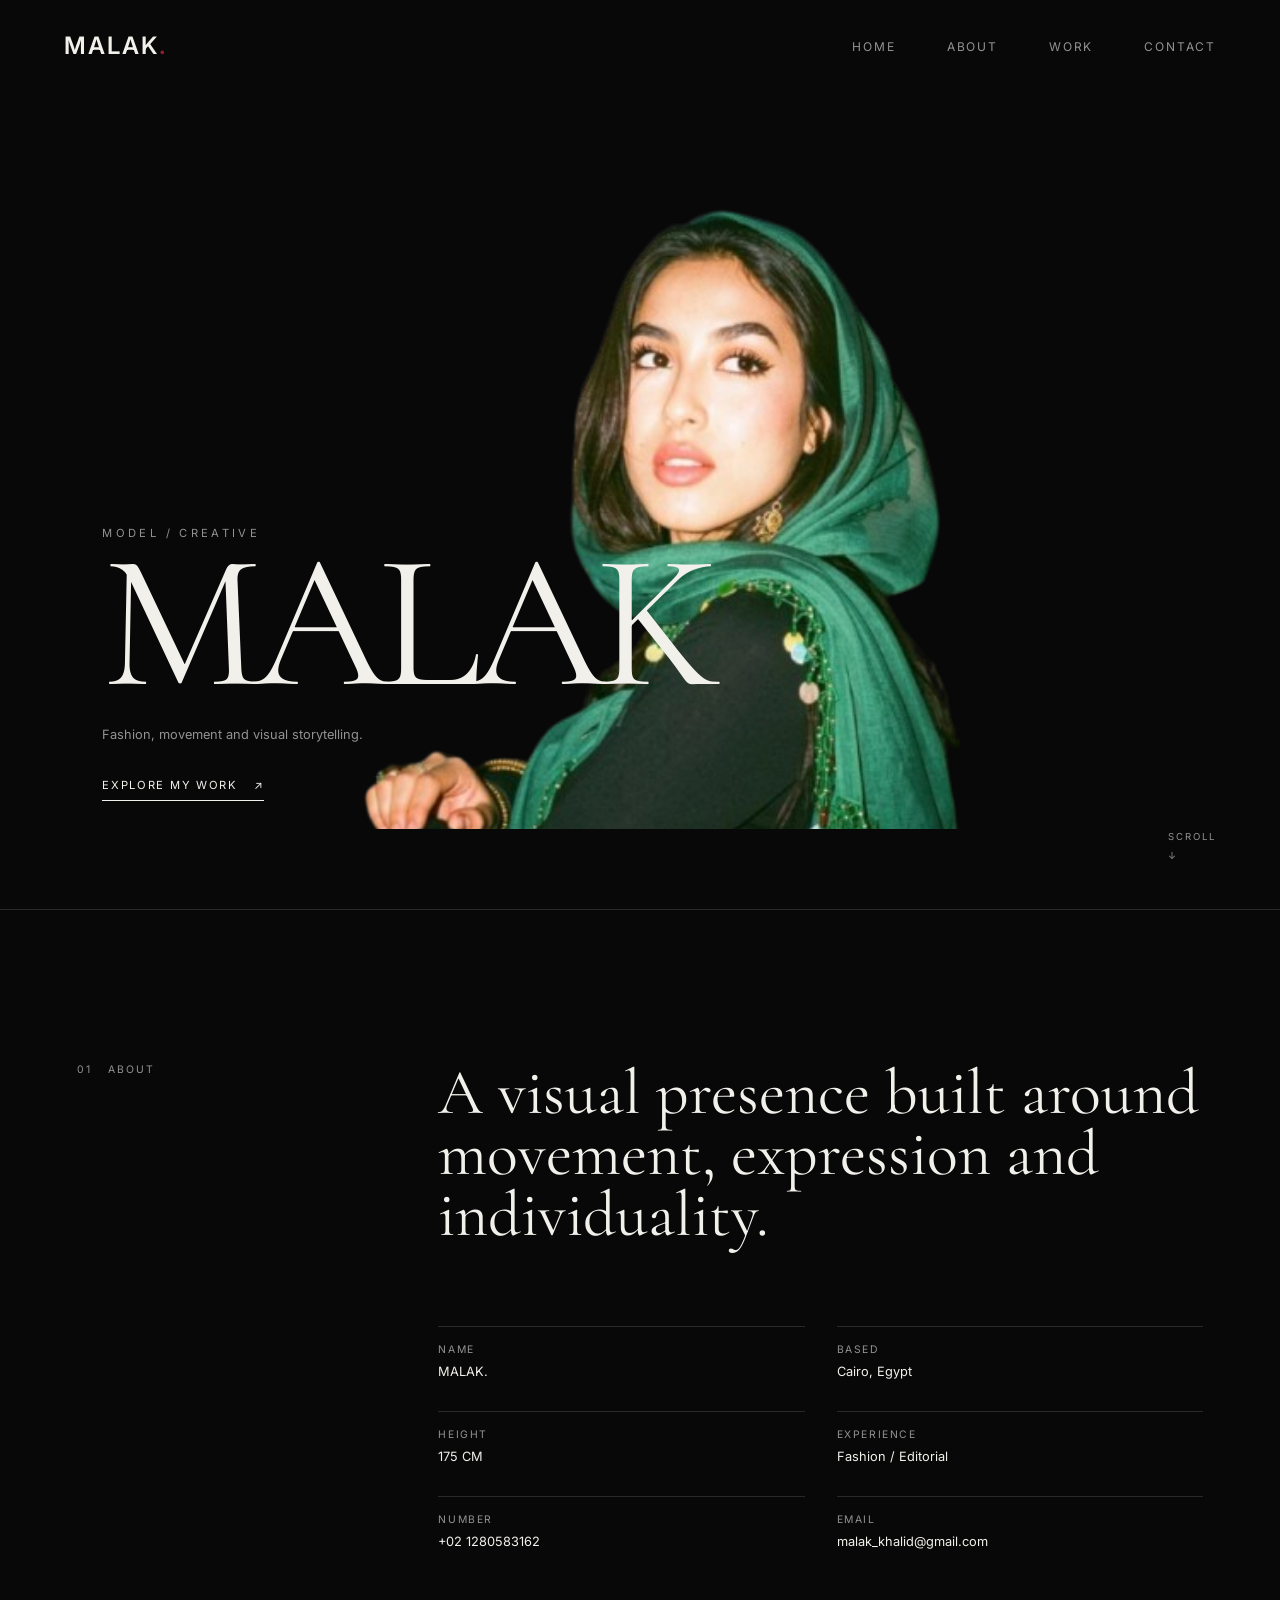
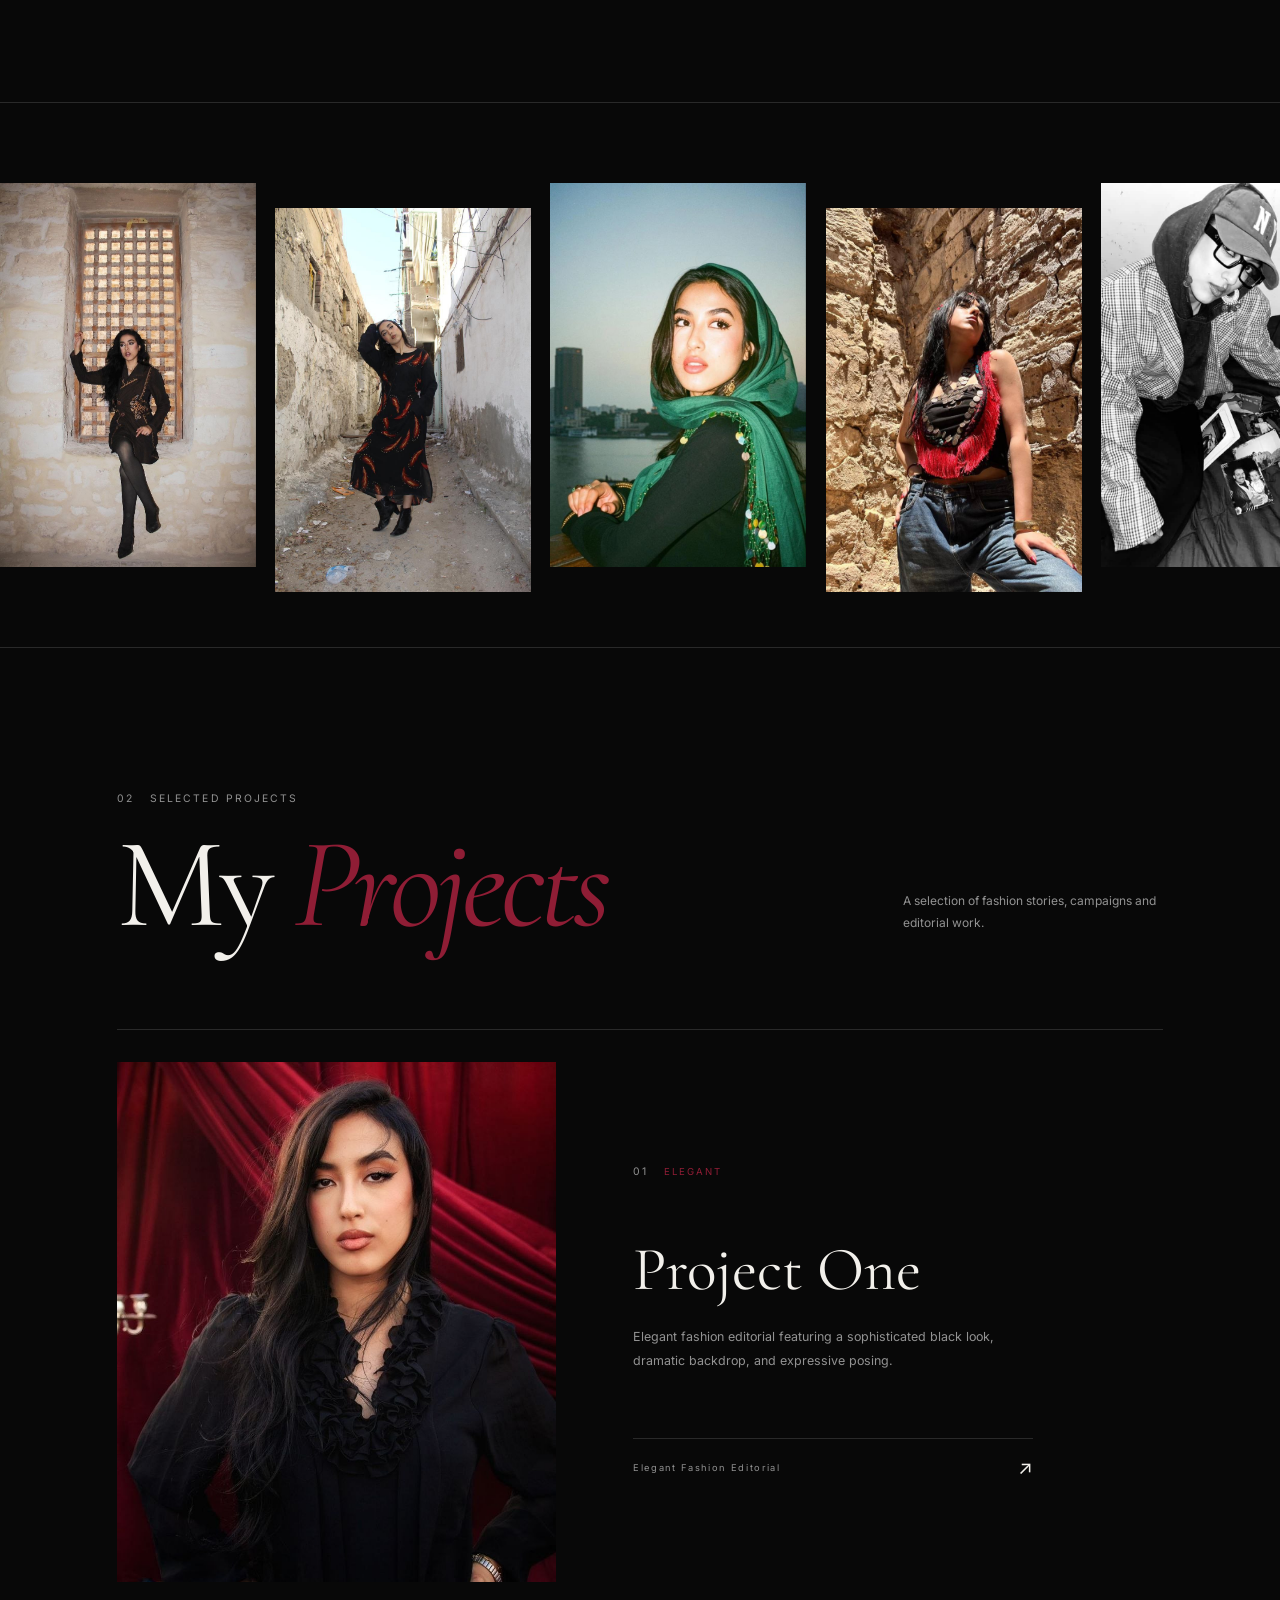
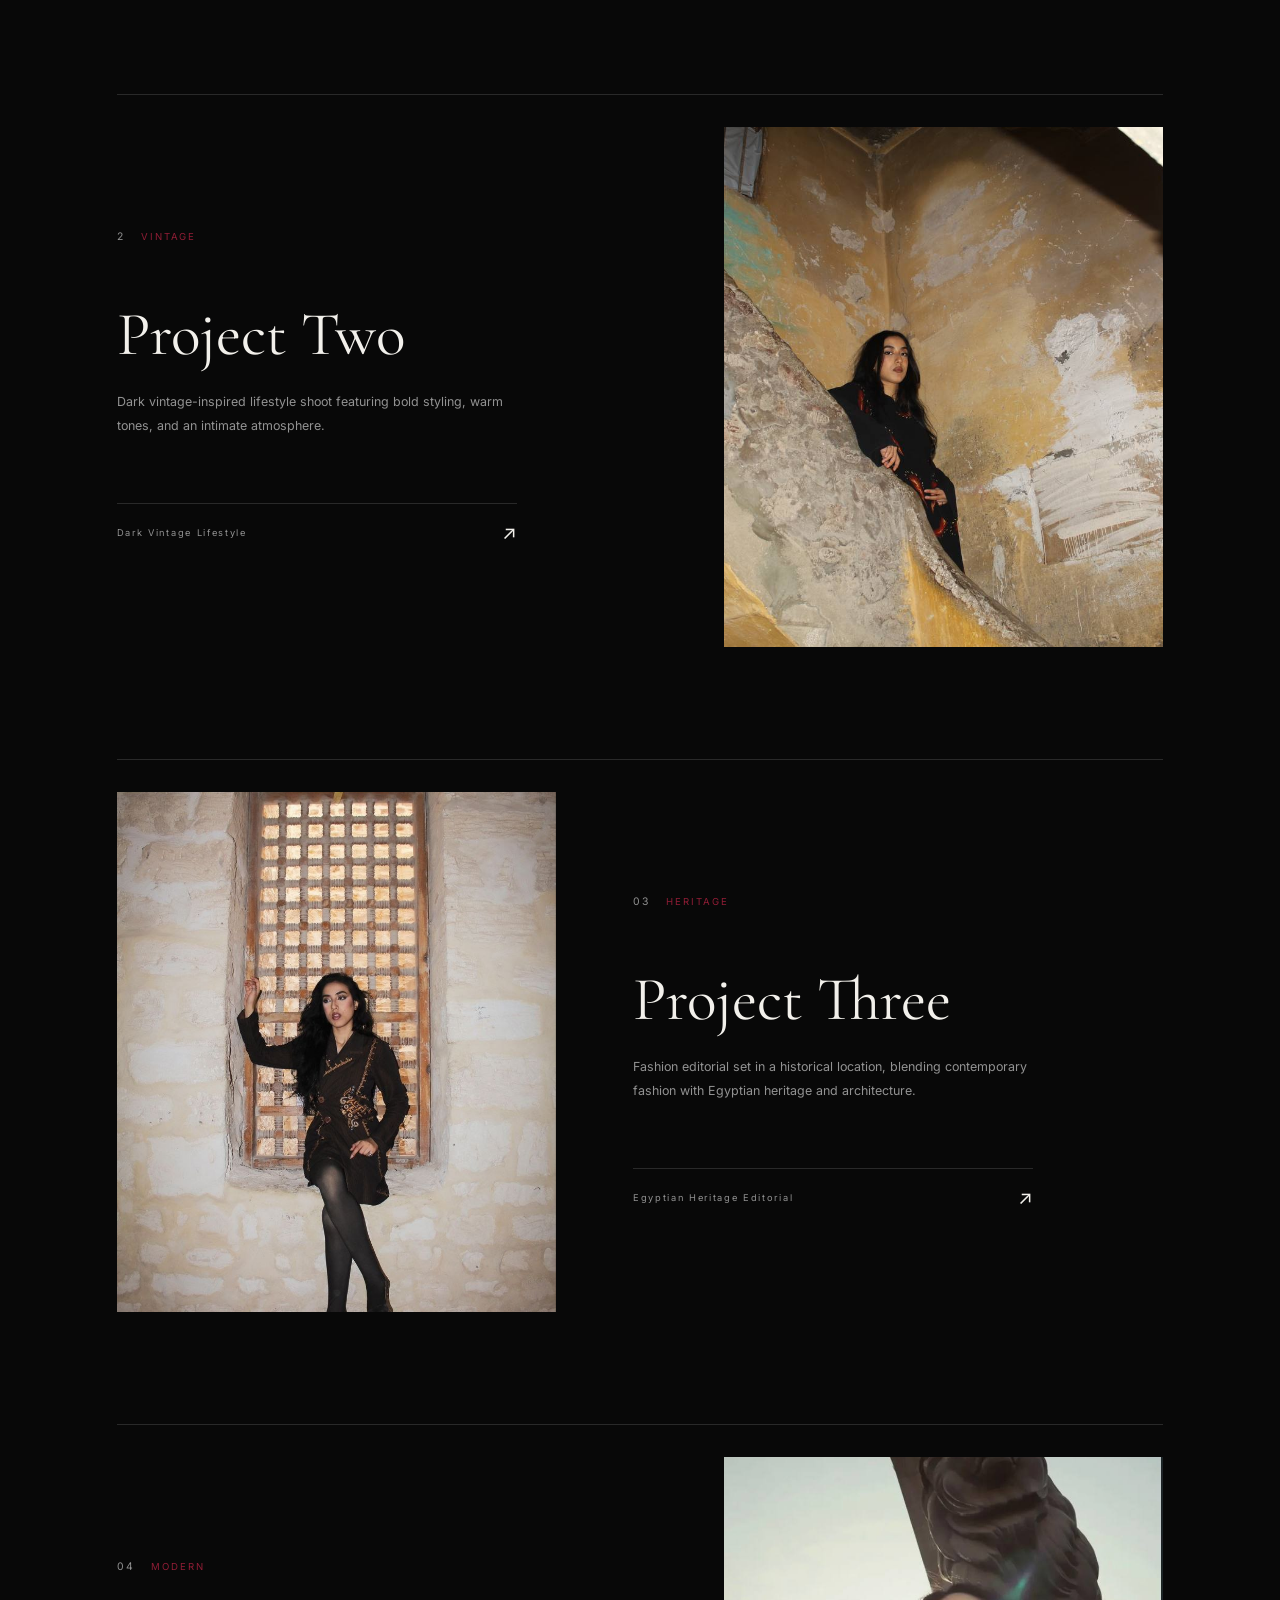
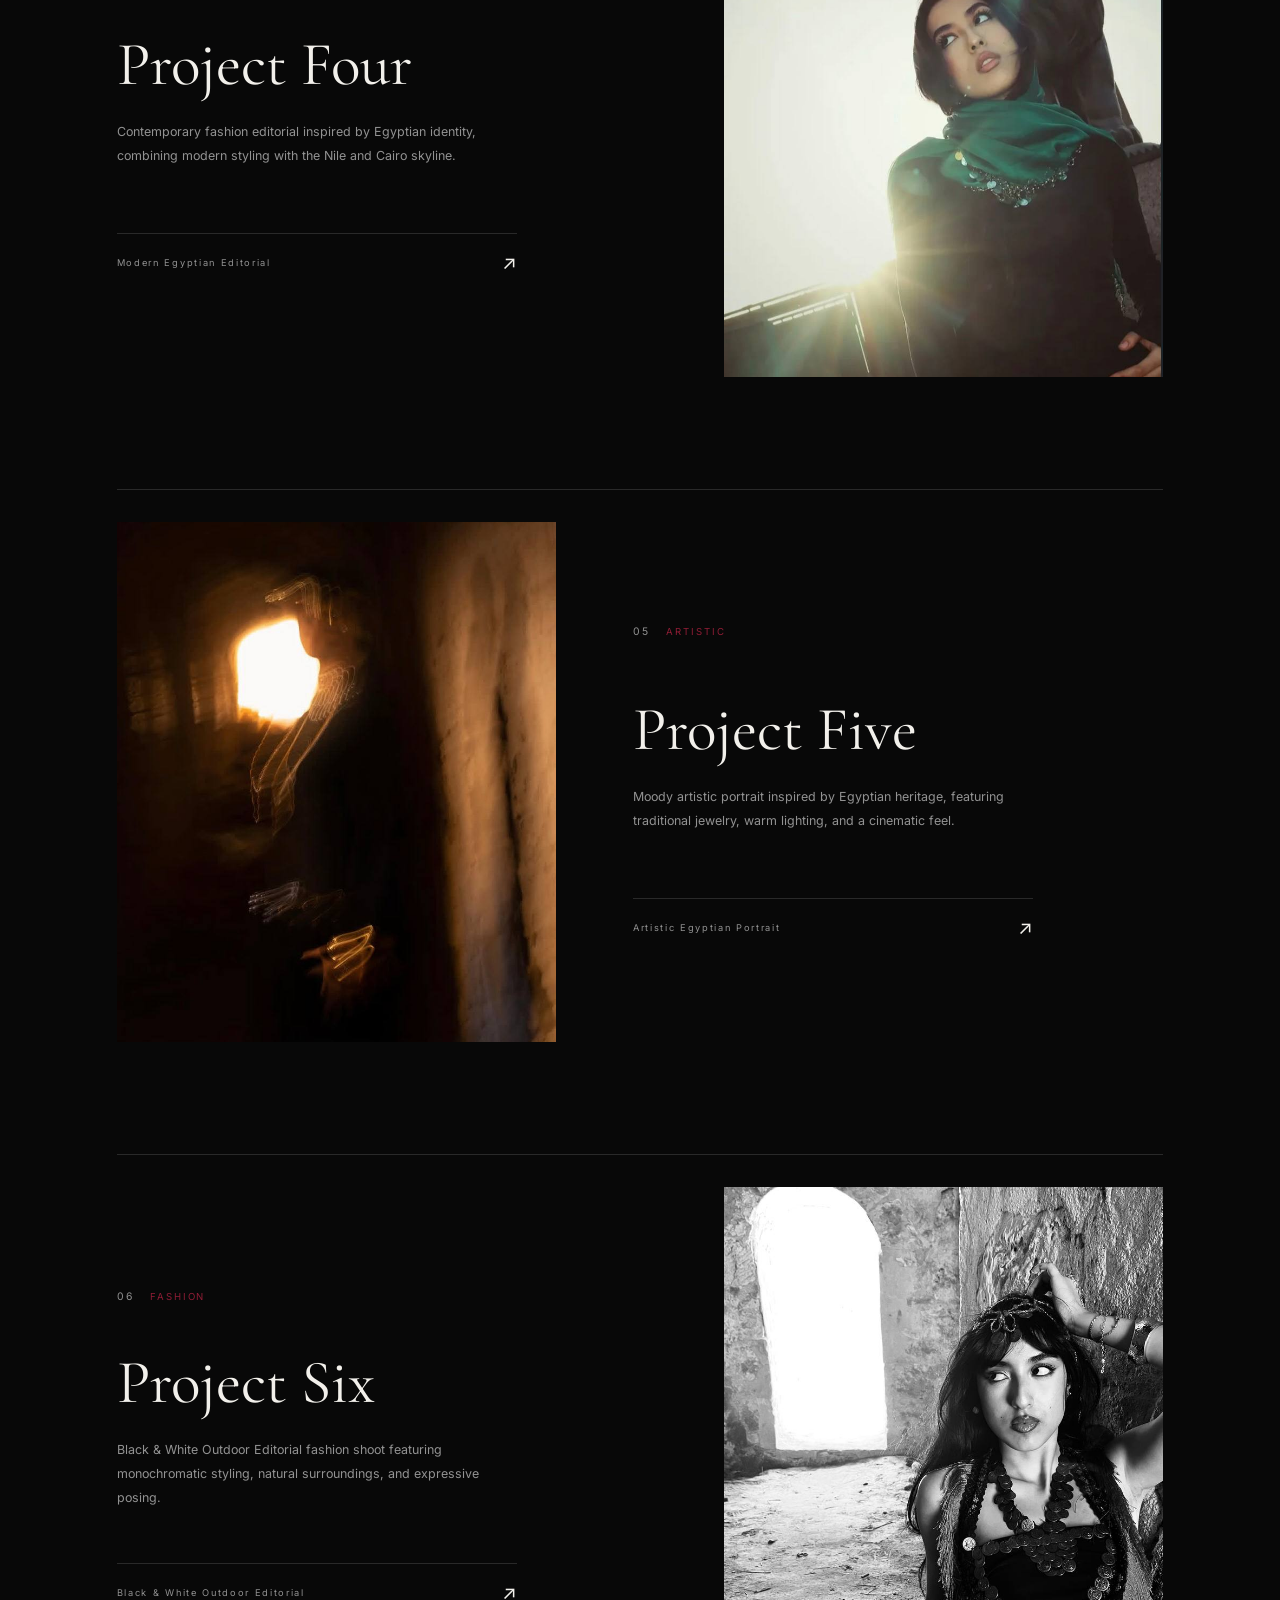
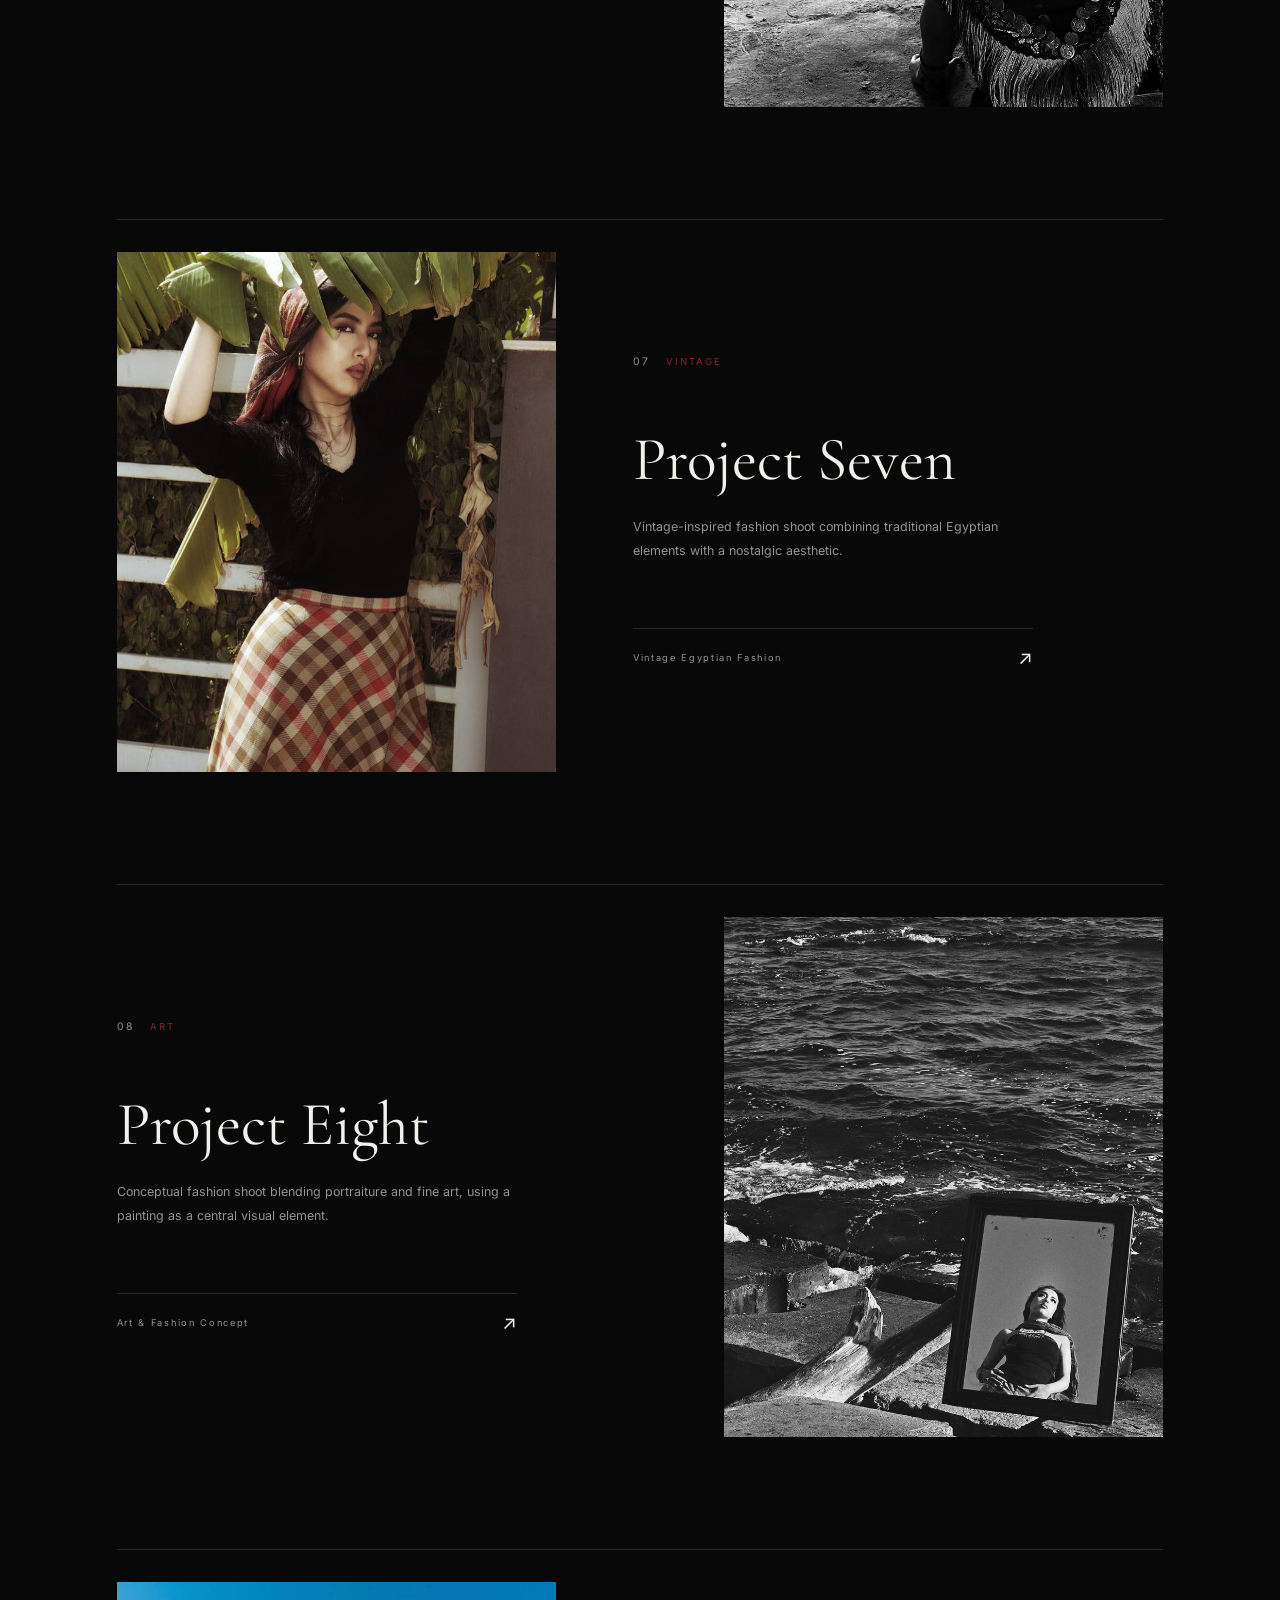
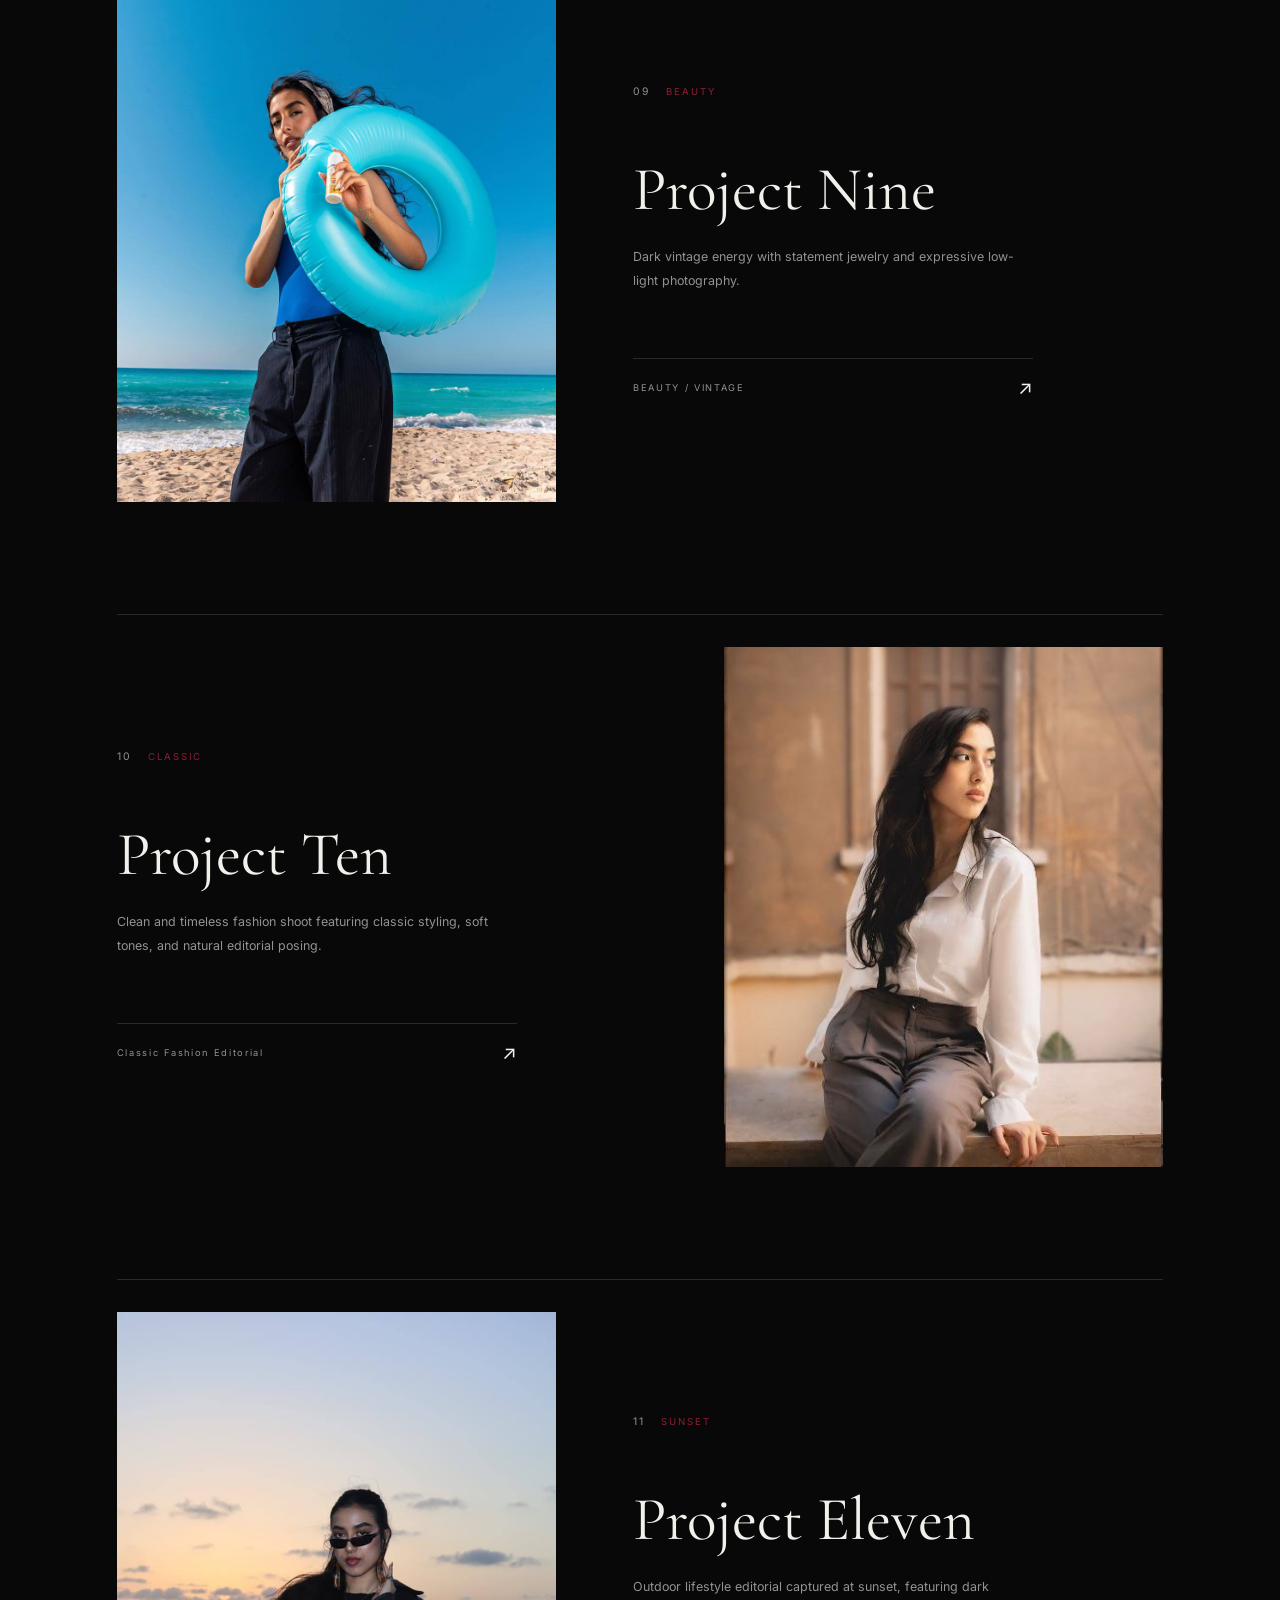
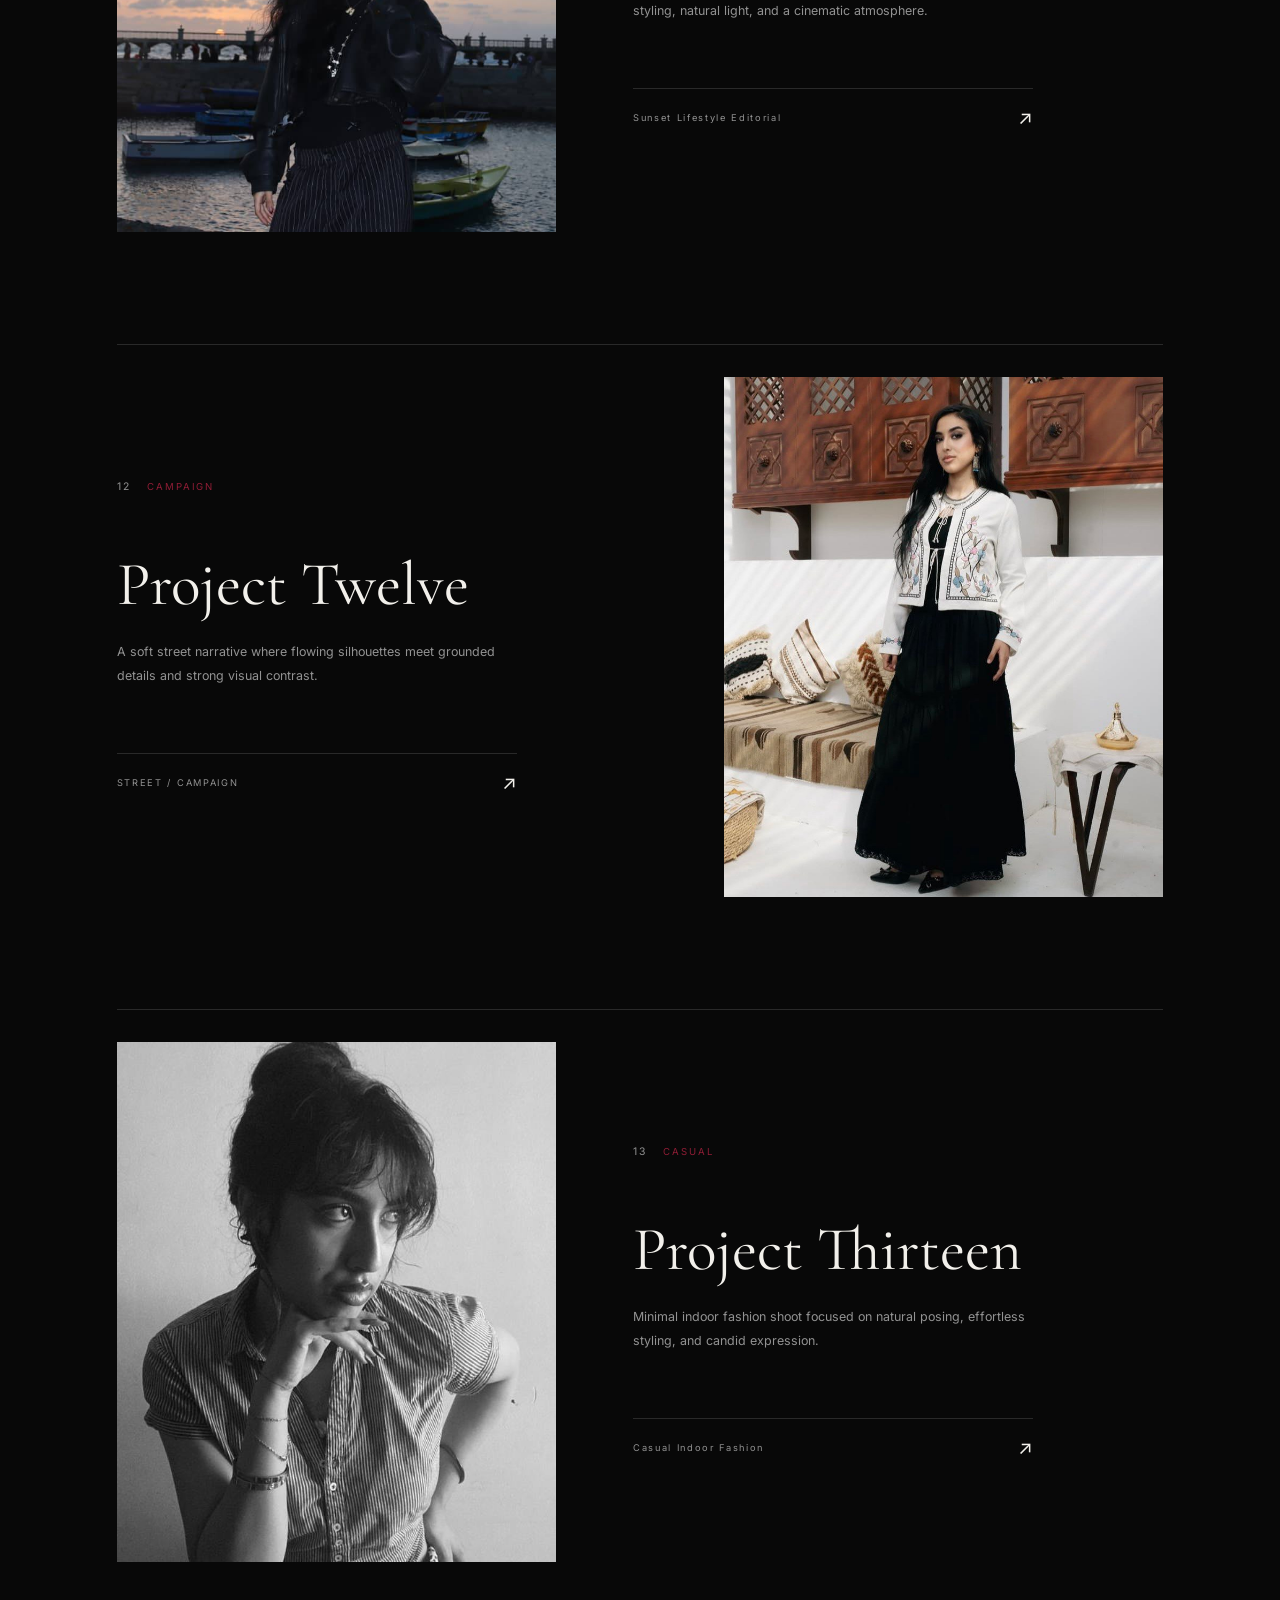
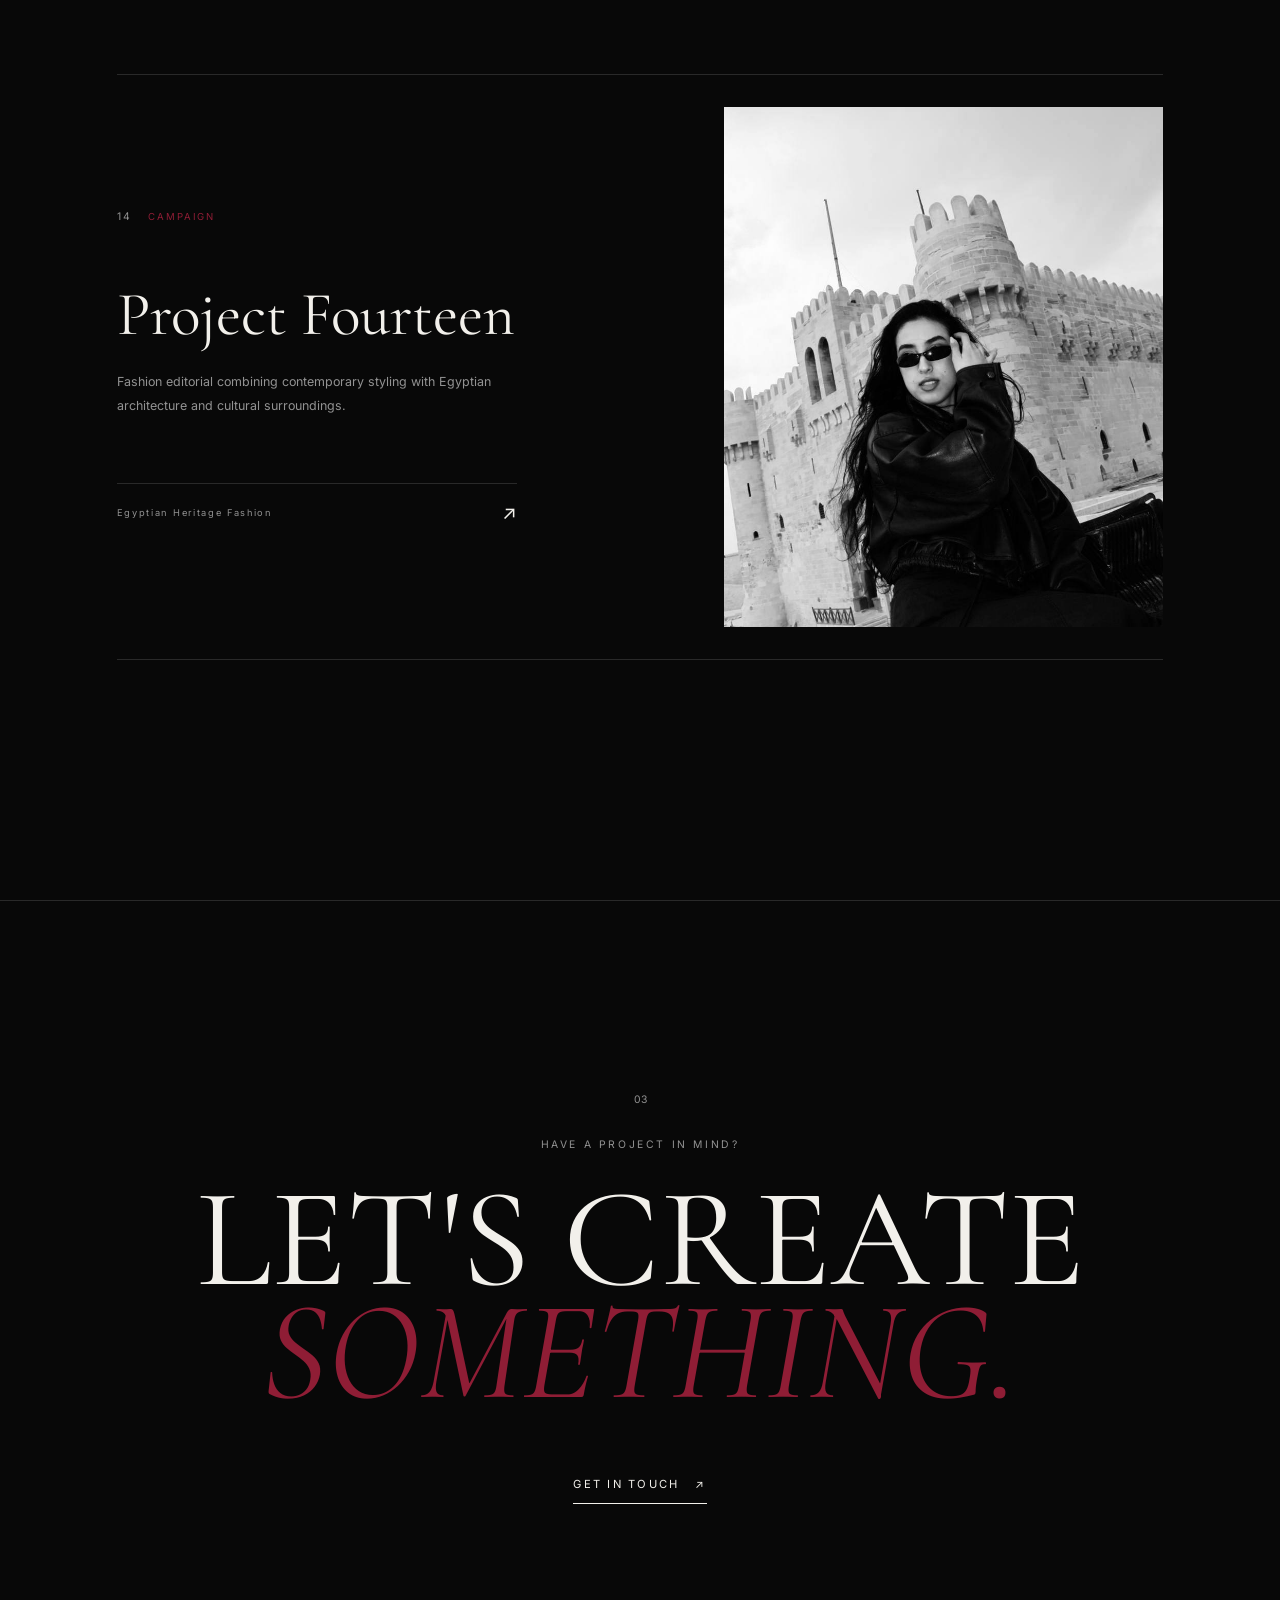
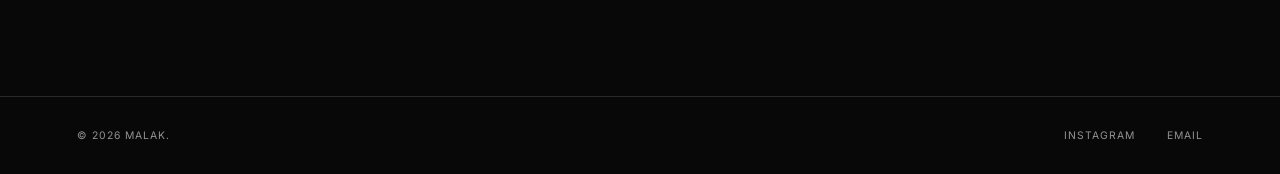
<file: index.html>
<!doctype html>
<html lang="en">
  <head>
    <meta charset="UTF-8" />
    <meta name="viewport" content="width=device-width, initial-scale=1.0" />

    <title>Malak A. — Model Portfolio</title>

    <link rel="stylesheet" href="./css/style.css" />
  </head>

  <body>
    <!-- ================= HEADER ================= -->

    <header class="header" id="home">
      <nav class="navbar">
        <a href="#home" class="logo"> MALAK<span>.</span> </a>

        <ul class="nav-links">
          <li>
            <a href="#home">Home</a>
          </li>

          <li>
            <a href="#about">About</a>
          </li>

          <li>
            <a href="#portfolio">Work</a>
          </li>

          <li>
            <a href="#contact">Contact</a>
          </li>
        </ul>

        <button class="hamburger" onclick="openMenu()" aria-label="Open menu">
          <span></span>
          <span></span>
        </button>
      </nav>

      <!-- ================= MOBILE MENU ================= -->

      <div class="overlay" id="overlay">
        <button
          class="close-menu"
          onclick="closeMenu()"
          aria-label="Close menu"
        >
          ×
        </button>

        <ul class="overlay-menu" onclick="event.stopPropagation()">
          <li>
            <a href="#home" onclick="closeMenu()">Home</a>
          </li>

          <li>
            <a href="#about" onclick="closeMenu()">About</a>
          </li>

          <li>
            <a href="#portfolio" onclick="closeMenu()">Work</a>
          </li>

          <li>
            <a href="#contact" onclick="closeMenu()">Contact</a>
          </li>
        </ul>
      </div>

      <!-- ================= HERO ================= -->

      <div class="hero">
        <div class="hero-image">
          <img
            src="./img/photo_4_2026-05-05_17-04-22-removebg-preview.png"
            alt="Malak modeling"
          />
        </div>

        <div class="hero-content">
          <p class="hero-small">MODEL / CREATIVE</p>

          <h1>MALAK</h1>

          <p class="hero-description">
            Fashion, movement and visual storytelling.
          </p>

          <a href="#portfolio" class="hero-link">
            Explore my work
            <span>↗</span>
          </a>
        </div>

        <div class="hero-scroll">
          <span>SCROLL</span>
          <span>↓</span>
        </div>
      </div>
    </header>

    <!-- ================= ABOUT ================= -->

    <section class="about" id="about">
      <div class="about-label">
        <span>01</span>
        <span>ABOUT</span>
      </div>

      <div class="about-content">
        <p class="about-intro">
          A visual presence built around movement, expression and individuality.
        </p>

        <div class="about-details">
          <div class="detail">
            <span>Name</span>
            <strong>MALAK.</strong>
          </div>

          <div class="detail">
            <span>Based</span>
            <strong>Cairo, Egypt</strong>
          </div>

          <div class="detail">
            <span>Height</span>
            <strong>175 CM</strong>
          </div>

          <div class="detail">
            <span>Experience</span>
            <strong>Fashion / Editorial</strong>
          </div>

          <div class="detail">
            <span>Number</span>
            <strong>+02 1280583162</strong>
          </div>

          <div class="detail">
            <span>Email</span>
            <strong>malak_khalid@gmail.com</strong>
          </div>
        </div>
      </div>
    </section>

    <!-- ================= MOVING GALLERY ================= -->

    <section class="moving-gallery">
      <div class="gallery-track">
        <div class="gallery-image">
          <img
            src="img\photo_1_2026-04-23_03-14-31.jpg"
            alt="Malak fashion photo"
          />
        </div>

        <div class="gallery-image">
          <img
            src="img\photo_3_2026-05-05_17-07-36.jpg"
            alt="Malak fashion photo"
          />
        </div>

        <div class="gallery-image">
          <img
            src="img\photo_4_2026-05-05_17-04-22.jpg"
            alt="Malak fashion photo"
          />
        </div>

        <div class="gallery-image">
          <img src="img\photo_2_2026-08-27_19-22-32.jpg" alt="Malak portrait" />
        </div>

        <!-- DUPLICATE -->

        <div class="gallery-image">
          <img
            src="img\photo_4_2026-05-05_17-07-36.jpg"
            alt="Malak fashion photo"
          />
        </div>

        <div class="gallery-image">
          <img
            src="img\photo_6_2026-04-23_03-14-31.jpg"
            alt="Malak fashion photo"
          />
        </div>

        <div class="gallery-image">
          <img
            src="img\photo_5_2026-05-05_22-27-38.jpg"
            alt="Malak fashion photo"
          />
        </div>

        <div class="gallery-image">
          <img src="img\photo_8_2026-05-05_17-04-22.jpg" alt="Malak portrait" />
        </div>
      </div>
    </section>

    <!-- ================= PROJECTS ================= -->

    <section class="portfolio" id="portfolio">
      <div class="section-title reveal">
        <div class="section-heading-meta">
          <span class="section-number">02</span>
          <span class="section-label">SELECTED PROJECTS</span>
        </div>

        <div class="projects-heading">
          <h2>My <em>Projects</em></h2>

          <p>A selection of fashion stories, campaigns and editorial work.</p>
        </div>
      </div>

      <!-- ================= PROJECT 01 ================= -->

      <a href="./pages/project.html?project=1" class="project-card reveal">
        <div class="project-card-image">
          <img src="img\photo_3_2026-05-05_22-27-38.jpg" alt="Project 1" />

          <div class="project-card-overlay">
            <span>VIEW PROJECT</span>
            <span>↗</span>
          </div>
        </div>

        <div class="project-card-info">
          <div class="project-card-top">
            <span class="project-number"> 01 </span>

            <span class="project-category">  ELEGANT </span>
          </div>

          <div class="project-card-main">
            <h3>Project One</h3>

            <p>
               Elegant fashion editorial featuring a sophisticated black look, dramatic backdrop, and expressive posing. 
            </p>
          </div>

          <div class="project-card-bottom">
            <span> Elegant Fashion Editorial  </span>

            <span class="project-arrow"> ↗ </span>
          </div>
        </div>
      </a>

      <!-- ================= PROJECT 02 ================= -->

      <a
        href="./pages/project.html?project=2"
        class="project-card project-card-reverse reveal"
      >
        <div class="project-card-image">
          <img src="img\photo_8_2026-08-27_19-23-40.jpg" alt="Project 2" />

          <div class="project-card-overlay">
            <span>VIEW PROJECT</span>
            <span>↗</span>
          </div>
        </div>

        <div class="project-card-info">
          <div class="project-card-top">
            <span class="project-number"> 2 </span>

            <span class="project-category"> VINTAGE </span>
          </div>
 
          <div class="project-card-main">
            <h3>Project Two</h3>

            <p>
             Dark vintage-inspired lifestyle shoot featuring bold styling, warm tones, and an intimate atmosphere. 
            </p>
          </div>

          <div class="project-card-bottom">
            <span>  Dark Vintage Lifestyle </span>

            <span class="project-arrow"> ↗ </span>
          </div>
        </div>
      </a>

       <!-- ================= PROJECT 03 ================= -->

      <a href="./pages/project.html?project=3" class="project-card reveal">
        <div class="project-card-image">
          <img src="img\photo_1_2026-04-23_03-14-31.jpg" alt="Project 3" />

          <div class="project-card-overlay">
            <span>VIEW PROJECT</span>
            <span>↗</span>
          </div>
        </div>

        <div class="project-card-info">
          <div class="project-card-top">
            <span class="project-number"> 03 </span>

            <span class="project-category"> HERITAGE </span>
          </div>
 
          <div class="project-card-main">
            <h3>Project Three</h3>

            <p>
              Fashion editorial set in a historical location, blending contemporary fashion with Egyptian heritage and architecture. 
            </p>
          </div>

          <div class="project-card-bottom">
            <span> Egyptian Heritage Editorial </span>

            <span class="project-arrow"> ↗ </span>
          </div>
        </div>
      </a>

      <!-- ================= PROJECT 04 ================= -->

      <a
        href="./pages/project.html?project=4"
        class="project-card project-card-reverse reveal"
      >
        <div class="project-card-image">
          <img src="img\photo_1_2026-08-27_19-21-53.jpg" alt="Project 4" />

          <div class="project-card-overlay">
            <span>VIEW PROJECT</span>
            <span>↗</span>
          </div>
        </div>

        <div class="project-card-info">
          <div class="project-card-top">
            <span class="project-number"> 04 </span>

            <span class="project-category"> MODERN </span>
          </div>
 
          <div class="project-card-main">
            <h3>Project Four</h3>

            <p>
            Contemporary fashion editorial inspired by Egyptian identity, combining modern styling with the Nile and Cairo skyline. 
            </p>
          </div>

          <div class="project-card-bottom">
            <span> Modern Egyptian Editorial </span>

            <span class="project-arrow"> ↗ </span>
          </div>
        </div>
      </a>

      <!-- ================= PROJECT 05 ================= -->

      <a href="./pages/project.html?project=5" class="project-card reveal">
        <div class="project-card-image">
          <img src="img\photo_1_2026-08-27_19-22-24.jpg" alt="Project 5" />

          <div class="project-card-overlay">
            <span>VIEW PROJECT</span>
            <span>↗</span>
          </div>
        </div>
 
        <div class="project-card-info">
          <div class="project-card-top">
            <span class="project-number"> 05 </span>

            <span class="project-category">  ARTISTIC </span>
          </div> 

          <div class="project-card-main">
            <h3>Project Five</h3>

            <p>
             Moody artistic portrait inspired by Egyptian heritage, featuring traditional jewelry, warm lighting, and a cinematic feel. 
            </p>
          </div>

          <div class="project-card-bottom">
            <span> Artistic Egyptian Portrait  </span>

            <span class="project-arrow"> ↗ </span>
          </div>
        </div>
      </a>
 
      <!-- ================= PROJECT 06 ================= -->

      <a
        href="./pages/project.html?project=6"
        class="project-card project-card-reverse reveal"
      >
        <div class="project-card-image">
          <img src="img\photo_3_2026-08-27_19-22-32.jpg" alt="Project 6" />

          <div class="project-card-overlay">
            <span>VIEW PROJECT</span>
            <span>↗</span>
          </div>
        </div>

        <div class="project-card-info">
          <div class="project-card-top">
            <span class="project-number"> 06 </span>

            <span class="project-category"> FASHION </span>
          </div>

          <div class="project-card-main">
            <h3>Project Six</h3>

            <p>
              Black & White Outdoor Editorial fashion shoot featuring
              monochromatic styling, natural surroundings, and expressive
              posing.
            </p>
          </div>

          <div class="project-card-bottom">
            <span> Black & White Outdoor Editorial </span>

            <span class="project-arrow"> ↗ </span>
          </div>
        </div>
      </a>

      <!-- ================= PROJECT 07 ================= -->

      <a href="./pages/project.html?project=7" class="project-card reveal">
        <div class="project-card-image">
          <img src="img\photo_1_2026-08-27_19-22-42.jpg" alt="Project 7" />

          <div class="project-card-overlay">
            <span>VIEW PROJECT</span>
            <span>↗</span>
          </div>
        </div>

        <div class="project-card-info">
          <div class="project-card-top">
            <span class="project-number"> 07 </span>

            <span class="project-category"> VINTAGE </span>
          </div> 

          <div class="project-card-main">
            <h3>Project Seven</h3>

            <p>
             Vintage-inspired fashion shoot combining traditional Egyptian elements with a nostalgic aesthetic.
 
            </p>
          </div>

          <div class="project-card-bottom">
            <span>Vintage Egyptian Fashion</span>

            <span class="project-arrow"> ↗ </span>
          </div>
        </div>
      </a>

      <!-- ================= PROJECT 08 ================= -->
      <a
        href="./pages/project.html?project=8"
         class="project-card project-card-reverse reveal"
      >
        <div class="project-card-image">
          <img src="img\photo_5_2026-08-27_19-23-09.jpg" alt="Project 8" />

          <div class="project-card-overlay">
            <span>VIEW PROJECT</span>
            <span>↗</span>
          </div>
        </div>

        <div class="project-card-info">
          <div class="project-card-top">
            <span class="project-number"> 08 </span>

            <span class="project-category">  ART </span>
          </div>
 
          <div class="project-card-main">
            <h3>Project Eight</h3>

            <p>
            Conceptual fashion shoot blending portraiture and fine art, using a painting as a central visual element.
            </p>
          </div>

          <div class="project-card-bottom">
            <span> Art & Fashion Concept </span>

            <span class="project-arrow"> ↗ </span>
          </div>
        </div>
      </a>

      <!-- ================= PROJECT 09 ================= -->

      <a href="./pages/project.html?project=9" class="project-card reveal">
        <div class="project-card-image">
          <img src="img\photo_2_2026-08-27_19-23-49.jpg" alt="Project 9" />

          <div class="project-card-overlay">
            <span>VIEW PROJECT</span>
            <span>↗</span>
          </div>
        </div>

        <div class="project-card-info">
          <div class="project-card-top">
            <span class="project-number"> 09 </span>

            <span class="project-category"> BEAUTY </span>
          </div>

          <div class="project-card-main">
            <h3>Project Nine</h3>

            <p>
              Dark vintage energy with statement jewelry and expressive
              low-light photography.
            </p>
          </div>

          <div class="project-card-bottom">
            <span> BEAUTY / VINTAGE </span>

            <span class="project-arrow"> ↗ </span>
          </div>
        </div>
      </a>
 
      <!-- ================= PROJECT 010 ================= -->

      <a
        href="./pages/project.html?project=10"
        class="project-card project-card-reverse reveal"
      >
        <div class="project-card-image">
          <img src="img\photo_5_2026-04-23_03-14-31.jpg" alt="Project 10" />

          <div class="project-card-overlay">
            <span>VIEW PROJECT</span>
            <span>↗</span>
          </div>
        </div>

        <div class="project-card-info">
          <div class="project-card-top">
            <span class="project-number"> 10 </span>

            <span class="project-category"> CLASSIC </span>
          </div>

          <div class="project-card-main">
            <h3>Project Ten</h3>

            <p>
              Clean and timeless fashion shoot featuring classic styling, soft tones, and natural editorial posing.

            </p>
          </div>

          <div class="project-card-bottom">
            <span> Classic Fashion Editorial </span>

            <span class="project-arrow"> ↗ </span>
          </div>
        </div>
      </a>

      <!-- ================= PROJECT 011 ================= -->

      <a href="./pages/project.html?project=11" class="project-card reveal">
        <div class="project-card-image">
          <img src="img\photo_2_2026-08-28_21-13-46.jpg" alt="Project 11" />

          <div class="project-card-overlay">
            <span>VIEW PROJECT</span>
            <span>↗</span>
          </div>
        </div>

        <div class="project-card-info">
          <div class="project-card-top">
            <span class="project-number"> 11 </span>

            <span class="project-category">  SUNSET </span>
          </div>
 
          <div class="project-card-main">
            <h3>Project Eleven</h3>

            <p>
           Outdoor lifestyle editorial captured at sunset, featuring dark styling, natural light, and a cinematic atmosphere.
            </p>
          </div>

          <div class="project-card-bottom">
            <span>Sunset Lifestyle Editorial </span>

            <span class="project-arrow"> ↗ </span>
          </div>
        </div>
      </a>

      <!-- ================= PROJECT 012 ================= -->

      <a
        href="./pages/project.html?project=12"
        class="project-card project-card-reverse reveal"
      >
        <div class="project-card-image">
          <img src="img\photo_19_2026-08-28_21-13-46.jpg" alt="Project 12" />

          <div class="project-card-overlay">
            <span>VIEW PROJECT</span>
            <span>↗</span>
          </div>
        </div>

        <div class="project-card-info">
          <div class="project-card-top">
            <span class="project-number"> 12 </span>

            <span class="project-category"> CAMPAIGN </span>
          </div>

          <div class="project-card-main">
            <h3>Project Twelve</h3>

            <p>
              A soft street narrative where flowing silhouettes meet grounded
              details and strong visual contrast.
            </p>
          </div>

          <div class="project-card-bottom">
            <span> STREET / CAMPAIGN </span>

            <span class="project-arrow"> ↗ </span>
          </div>
        </div>
      </a>
 
      <!-- ================= PROJECT 013 ================= -->

      <a href="./pages/project.html?project=13" class="project-card reveal">
        <div class="project-card-image">
          <img src="img\photo_9_2026-08-28_21-13-46.jpg" alt="Project 13" />

          <div class="project-card-overlay">
            <span>VIEW PROJECT</span>
            <span>↗</span>
          </div> 
        </div>

        <div class="project-card-info">
          <div class="project-card-top">
            <span class="project-number"> 13 </span>

            <span class="project-category">  CASUAL </span>
          </div>
 
          <div class="project-card-main">
            <h3>Project Thirteen</h3>

            <p>
           Minimal indoor fashion shoot focused on natural posing, effortless styling, and candid expression.
            </p>
          </div>

          <div class="project-card-bottom">
            <span> Casual Indoor Fashion </span>

            <span class="project-arrow"> ↗ </span>
          </div>
        </div>
      </a>


          <!-- ================= PROJECT 014 ================= -->

      <a
        href="./pages/project.html?project=14"
        class="project-card project-card-reverse reveal"
      >
        <div class="project-card-image">
          <img src="img\photo_3_2026-09-05_11-06-26.jpg" alt="Project 14" />

          <div class="project-card-overlay">
            <span>VIEW PROJECT</span>
            <span>↗</span>
          </div>
        </div>

        <div class="project-card-info">
          <div class="project-card-top">
            <span class="project-number"> 14 </span>

            <span class="project-category"> CAMPAIGN </span>
          </div>

          <div class="project-card-main">
            <h3>Project Fourteen</h3> 

            <p>
            Fashion editorial combining contemporary styling with Egyptian architecture and cultural surroundings.
            </p>
          </div>

          <div class="project-card-bottom">
            <span>  Egyptian Heritage Fashion </span>

            <span class="project-arrow"> ↗ </span>
          </div>
        </div>
      </a>

 
    </section>
















    <!-- ================= CONTACT ================= -->

    <section class="contact" id="contact">
      <div class="contact-number">03</div>

      <p>HAVE A PROJECT IN MIND?</p>

      <h2>
        LET'S CREATE
        <em>SOMETHING.</em>
      </h2>

      <a href="mailto:hello@sarah.com" class="contact-link">
        GET IN TOUCH
        <span>↗</span>
      </a>
    </section>

    <!-- ================= FOOTER ================= -->

    <footer class="footer">
      <div>© 2026 Malak.</div>

      <div class="socials">
        <a
          href="https://www.instagram.com/malak_diab111?igsi=MXAyYWhqYXl5bTAyNQ%3D%3D&utm_source=qr"
        >
          Instagram
        </a>

 
        <a href="mailto:malakdiab.eg@gmail.com"> Email </a>
      </div> 
    </footer>

    <script src="./js/main.js"></script>
  </body>
</html>
</file>
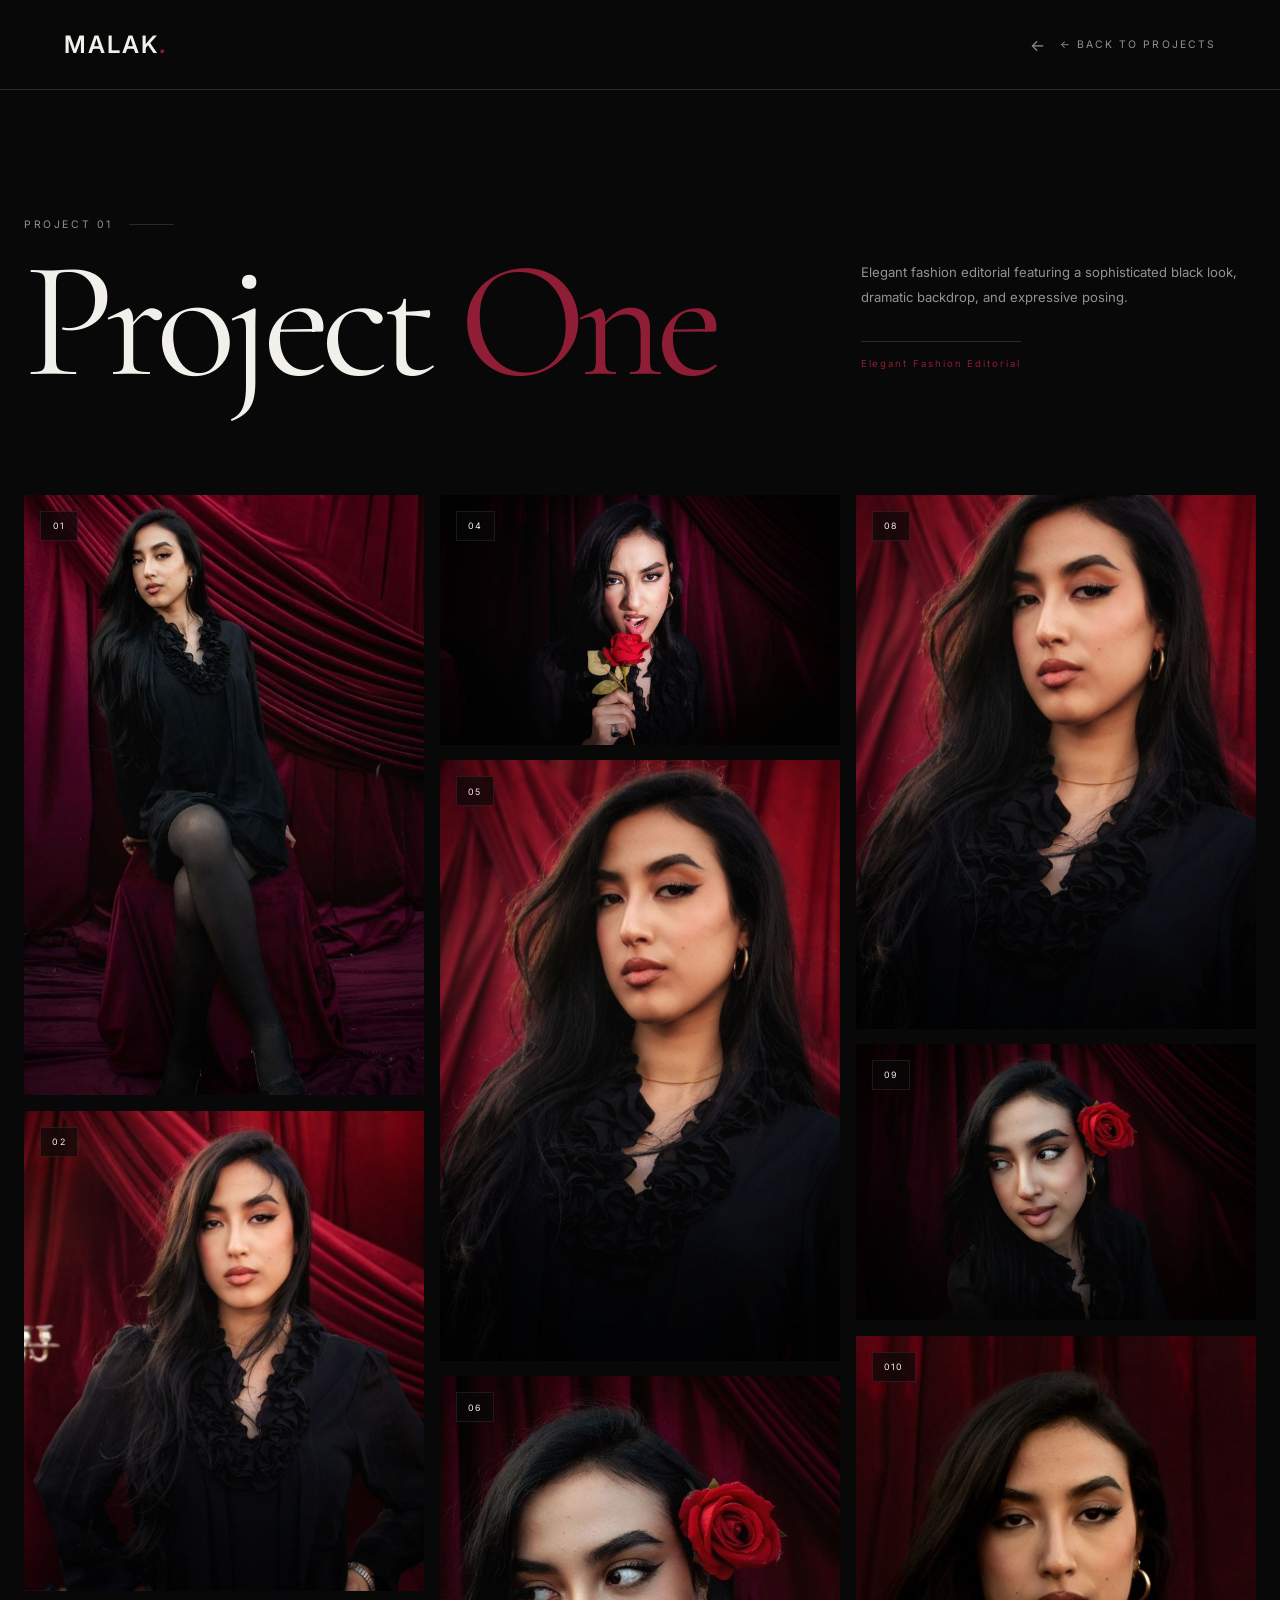
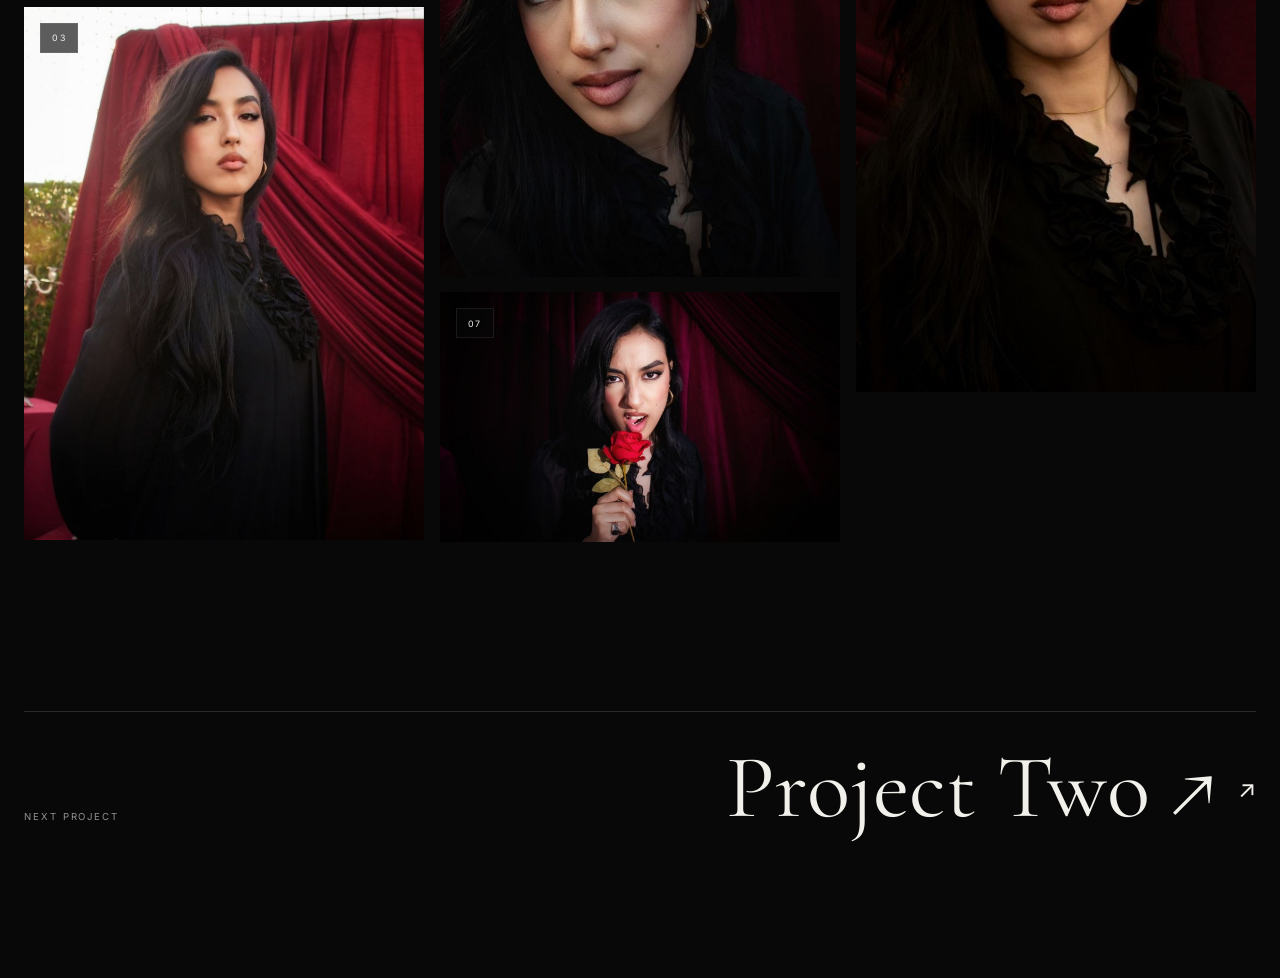
<file: pages/project.html>
<!DOCTYPE html>
<html lang="en">

<head>

  <meta charset="UTF-8" />

  <meta
    name="viewport"
    content="width=device-width, initial-scale=1.0"
  />

  <title>Malak — Project</title>

  <link
    rel="stylesheet"
    href="../css/project.css"
  />

</head>


<body>

  <main class="project-page">


    <!-- ================= NAVBAR ================= -->

    <nav class="navbar project-navbar">

      <a
        href="./index.html"
        class="logo"
      >
        MALAK<span>.</span>
      </a>


      <a
        href="./index.html#portfolio"
        class="back-link"
      >
        ← BACK TO PROJECTS
      </a> 

    </nav>



    <!-- ================= PROJECT DETAILS ================= -->

    <section class="project-details">


      <!-- ================= HEADER ================= -->

      <header class="project-header">


        <div class="project-header-left">

          <span
            class="project-page-number"
            id="projectNumber"
          > 
            PROJECT 01
          </span>


          <h1 id="projectTitle">
            Project 01
          </h1>

        </div>



        <div class="project-header-right">

          <p id="projectDescription">

            Layering as a visual language.
            Casual elements are stacked with intention,
            letting details shape the story.

          </p>


          <span
            class="project-page-type"
            id="projectType"
          >
            EDITORIAL / FASHION
          </span>

        </div>

      </header>



      <!-- ================= CINEMATIC GALLERY ================= -->

      <div
        class="project-gallery"
        id="projectGallery"
      >

      </div>







      <!-- ================= NEXT PROJECT ================= -->

      <div class="project-next">


        <div>

          <small>
            NEXT PROJECT
          </small>

        </div>


        <a
          id="nextProjectLink"
          href="./project.html?project=2"
        >
          Project 02
        </a>


      </div>


    </section>


  </main>



  <script src="../js/main.js"></script>

</body>

</html>
</file>
<file: css/style.css>
@import url('https://fonts.googleapis.com/css2?family=Cormorant+Garamond:wght@400;500;600;700&family=Inter:wght@300;400;500;600&display=swap');


/* ================================================= */
/* ================= VARIABLES ===================== */
/* ================================================= */

:root {

  --bg: #080808;
  --bg-soft: #111111;

  --text: #f2f0eb;
  --text-muted: #929292;

  --border: #292929;

  --accent: #8f1d35;

  --serif: "Cormorant Garamond", serif;
  --sans: "Inter", sans-serif;

  --container: 1400px;

}


/* ================================================= */
/* ================= RESET ========================== */
/* ================================================= */

* {
  margin: 0;
  padding: 0;
  box-sizing: border-box;
}


html {
  scroll-behavior: smooth;
}


body {

  background: var(--bg);

  color: var(--text);

  font-family: var(--sans);

  overflow-x: hidden;

}


a {
  color: inherit;
  text-decoration: none;
}


img {
  width: 100%;
  display: block;
}


button {
  border: none;
  background: none;
  color: inherit;
  font: inherit;
  cursor: pointer;
}


/* ================================================= */
/* ================= HEADER ========================= */
/* ================================================= */

.header {

  min-height: 100vh;

  position: relative;

}


.navbar {

  position: absolute;

  top: 0;
  left: 0;

  width: 100%;

  height: 90px;

  display: flex;

  align-items: center;

  justify-content: space-between;

  padding-inline:
    clamp(1.5rem, 5vw, 5rem);

  z-index: 100;

}


/* ================================================= */
/* ================= LOGO =========================== */
/* ================================================= */

.logo {

  font-size: clamp(1.1rem, 2vw, 1.5rem);

  font-weight: 600;

  letter-spacing: 0.08em;

}


.logo span {
  color: var(--accent);
}


/* ================================================= */
/* ================= NAV ============================ */
/* ================================================= */

.nav-links {

  display: flex;

  align-items: center;

  gap: clamp(1.5rem, 4vw, 4rem);

  list-style: none;

}


.nav-links a {

  font-size: 0.75rem;

  text-transform: uppercase;

  letter-spacing: 0.15em;

  color: var(--text-muted);

  transition: 0.3s ease;

}


.nav-links a:hover {
  color: var(--text);
}


/* ================================================= */
/* ================= HAMBURGER ===================== */
/* ================================================= */

.hamburger {

  display: none;

  width: 35px;

  height: 25px;

  flex-direction: column;

  justify-content: space-between;

}


.hamburger span {

  width: 100%;

  height: 1px;

  background: var(--text);

}


/* ================================================= */
/* ================= HERO =========================== */
/* ================================================= */

.hero {

  min-height: 100vh;

  max-width: var(--container);

  margin: auto;

  position: relative;

  display: flex;

  align-items: center;

  justify-content: center;

  padding:
    clamp(7rem, 12vw, 10rem)
    clamp(1.5rem, 6vw, 6rem)
    5rem;

}


.hero-image {

  width: min(50vw, 650px);

  height: min(75vh, 800px);

  overflow: hidden;

  position: relative;

}


.hero-image img {

  width: 100%;
  height: 100%;

  object-fit: cover;

  transition: 1s ease;

}


/* ================================================= */
/* ================= HERO IMAGE HOVER ============== */
/* ================================================= */

@media (hover: hover) and (pointer: fine) {

  .hero-image:hover img {
    transform: scale(1.04);
  }

}


/* ================================================= */
/* ================= HERO CONTENT ================== */
/* ================================================= */

.hero-content {

  position: absolute;

  left: clamp(2rem, 8vw, 10rem);

  bottom: clamp(5rem, 12vh, 10rem);

  z-index: 2;

}


.hero-small {

  font-size: 0.7rem;

  letter-spacing: 0.3em;

  margin-bottom: 1rem;

  color: var(--text-muted);

}


.hero h1 {

  font-family: var(--serif);

  font-size: clamp(6rem, 15vw, 15rem);

  font-weight: 400;

  line-height: 0.7;

  letter-spacing: -0.05em;

}


.hero-description {

  margin-top: 2rem;

  max-width: 300px;

  color: var(--text-muted);

  font-size: 0.8rem;

  line-height: 1.8;

}


.hero-link {

  display: inline-flex;

  gap: 1rem;

  align-items: center;

  margin-top: 2rem;

  padding-bottom: 0.5rem;

  border-bottom: 1px solid var(--text);

  font-size: 0.7rem;

  text-transform: uppercase;

  letter-spacing: 0.15em;

}


.hero-link span {
  transition: 0.3s ease;
}


@media (hover: hover) and (pointer: fine) {

  .hero-link:hover span {
    transform: translate(5px, -5px);
  }

}


/* ================================================= */
/* ================= SCROLL ========================= */
/* ================================================= */

.hero-scroll {

  position: absolute;

  right: clamp(1.5rem, 5vw, 5rem);

  bottom: 3rem;

  display: flex;

  flex-direction: column;

  gap: 0.5rem;

  font-size: 0.6rem;

  letter-spacing: 0.2em;

  color: var(--text-muted);

}


/* ================================================= */
/* ================= ABOUT ========================== */
/* ================================================= */

.about {

  max-width: var(--container);

  margin: auto;

  padding:
    clamp(6rem, 12vw, 12rem)
    clamp(1.5rem, 6vw, 6rem);

  display: grid;

  grid-template-columns: 25% 1fr;

  gap: 5rem;

  border-top: 1px solid var(--border);

}


.about-label {

  display: flex;

  gap: 1rem;

  font-size: 0.65rem;

  letter-spacing: 0.2em;

  color: var(--text-muted);

}


.about-content {
  max-width: 900px;
}


.about-intro {

  font-family: var(--serif);

  font-size: clamp(2.5rem, 5vw, 5.5rem);

  line-height: 0.95;

  max-width: 900px;

}


.about-details {

  margin-top: 5rem;

  display: grid;

  grid-template-columns: repeat(2, 1fr);

  gap: 2rem;

}


.detail {

  padding-top: 1rem;

  border-top: 1px solid var(--border);

  display: flex;

  flex-direction: column;

  gap: 0.5rem;

}


.detail span {

  color: var(--text-muted);

  font-size: 0.65rem;

  text-transform: uppercase;

  letter-spacing: 0.15em;

}


.detail strong {

  font-size: 0.8rem;

  font-weight: 400;

}


/* ================================================= */
/* =============== MOVING GALLERY ================== */
/* ================================================= */

.moving-gallery {

  width: 100%;

  overflow: hidden;

  padding: 5rem 0;

  border-top: 1px solid var(--border);

  border-bottom: 1px solid var(--border);

}


.gallery-track {

  display: flex;

  width: max-content;

  gap: 1.2rem;

  animation: galleryMove 20s linear infinite;

}


.gallery-image {

  width: clamp(180px, 20vw, 300px);

  height: clamp(250px, 30vw, 410px);

  flex-shrink: 0;

  overflow: hidden;

  position: relative;

}


.gallery-image:nth-child(even) {
  transform: translateY(25px);
}


@media (hover: hover) and (pointer: fine) {

  .gallery-image:hover {
    transform: translateY(-10px);
  }

}


.gallery-image img {

  width: 100%;

  height: 100%;

  object-fit: cover;

  transition:
    transform 0.8s cubic-bezier(.2,.7,.2,1);

}


@media (hover: hover) and (pointer: fine) {

  .gallery-image:hover img {
    transform: scale(1.08);
  }

}


@keyframes galleryMove {

  from {
    transform: translateX(0);
  }

  to {
    transform: translateX(calc(-50% - 0.6rem));
  }

}


/* ================================================= */
/* ================= PORTFOLIO ===================== */
/* ================================================= */

.portfolio {

  max-width: 1200px;

  margin: auto;

  padding:
    9rem
    clamp(1.5rem, 6vw, 5rem)
    10rem;

}


/* ================================================= */
/* ================= SECTION TITLE ================= */
/* ================================================= */

.section-title {
  margin-bottom: 6rem;
}


.section-heading-meta {

  display: flex;

  gap: 1rem;

  align-items: center;

  color: var(--text-muted);

  font-size: 0.65rem;

  letter-spacing: 0.2em;

}


.projects-heading {

  display: flex;

  align-items: flex-end;

  justify-content: space-between;

  gap: 3rem;

  margin-top: 2rem;

}


.section-title h2 {

  font-family: var(--serif);

  font-size: clamp(5rem, 10vw, 9rem);

  font-weight: 400;

  line-height: 0.75;

  letter-spacing: -0.04em;

}


.section-title h2 em {

  font-style: italic;

  font-weight: 400;

  color: var(--accent);

}


.projects-heading p {

  max-width: 260px;

  color: var(--text-muted);

  font-size: 0.75rem;

  line-height: 1.8;

}


/* ================================================= */
/* ================= PROJECT CARD ================== */
/* ================================================= */

.project-card {

  display: grid;

  grid-template-columns: 42% 1fr;

  align-items: center;

  gap: clamp(2.5rem, 6vw, 6rem);

  padding: 2rem 0;

  margin-bottom: 5rem;

  border-top: 1px solid var(--border);

  transition:
    padding 0.5s ease,
    border-color 0.5s ease;

}


.project-card:last-child {
  border-bottom: 1px solid var(--border);
}


.project-card-reverse {

  grid-template-columns: 1fr 42%;

}


.project-card-reverse .project-card-image {
  order: 2;
}


.project-card-reverse .project-card-info {
  order: 1;
}


/* ================================================= */
/* ================= PROJECT IMAGE ================= */
/* ================================================= */

.project-card-image {

  position: relative;

  width: 100%;

  aspect-ratio: 4 / 5;

  max-height: 520px;

  overflow: hidden;

  background: var(--bg-soft);

}


.project-card-image img {

  width: 100%;

  height: 100%;

  object-fit: cover;

  transition:
    transform 0.8s cubic-bezier(.2,.7,.2,1);

}


/* ================================================= */
/* =============== PROJECT OVERLAY ================= */
/* ================================================= */

.project-card-overlay {

  position: absolute;

  inset: 0;

  display: flex;

  align-items: center;

  justify-content: center;

  flex-direction: column;

  gap: 0.5rem;

  background: rgba(8, 8, 8, 0.25);

  backdrop-filter: blur(0px);

  opacity: 0;

  visibility: hidden;

  transition:
    opacity 0.4s ease,
    visibility 0.4s ease,
    backdrop-filter 0.4s ease;

}


.project-card-overlay span:first-child {

  font-size: 0.6rem;

  letter-spacing: 0.2em;

}


.project-card-overlay span:last-child {

  font-size: 1.4rem;

}


/* ================================================= */
/* ================= PROJECT HOVER ================= */
/* ================================================= */

/* Hover is ONLY enabled for devices that actually */
/* have a mouse / fine pointer. */

@media (hover: hover) and (pointer: fine) {

  .project-card:hover .project-card-image img {

    transform: scale(1.06);

  }


  .project-card:hover .project-card-overlay {

    opacity: 1;

    visibility: visible;

    backdrop-filter: blur(3px);

  }


  .project-card:hover .project-card-main h3 {

    color: var(--accent);

  }


  .project-card:hover .project-arrow {

    transform: translate(6px, -6px);

  }

}


/* ================================================= */
/* =============== PROJECT INFO ==================== */
/* ================================================= */

.project-card-info {

  min-height: 330px;

  display: flex;

  flex-direction: column;

  justify-content: space-between;

  padding: 0.5rem 0;

}


/* ================================================= */
/* ============== PROJECT TOP ====================== */
/* ================================================= */

.project-card-top {

  display: flex;

  align-items: center;

  gap: 1rem;

}


.project-number {

  color: var(--text-muted);

  font-size: 0.65rem;

  letter-spacing: 0.2em;

}


.project-category {

  color: var(--accent);

  font-size: 0.6rem;

  letter-spacing: 0.2em;

}


/* ================================================= */
/* ============= PROJECT MAIN ====================== */
/* ================================================= */

.project-card-main {

  margin-top: auto;

  margin-bottom: auto;

}


.project-card-main h3 {

  font-family: var(--serif);

  font-size: clamp(3.5rem, 4.8vw, 6rem);

  font-weight: 400;

  line-height: 0.85;

  margin-bottom: 1.8rem;

  transition: color 0.3s ease;

}


.project-card-main p {

  max-width: 400px;

  color: var(--text-muted);

  font-size: 0.78rem;

  line-height: 1.9;

}


/* ================================================= */
/* ============= PROJECT BOTTOM ==================== */
/* ================================================= */

.project-card-bottom {

  display: flex;

  align-items: center;

  justify-content: space-between;

  max-width: 400px;

  padding-top: 1rem;

  border-top: 1px solid var(--border);

}


.project-card-bottom span:first-child {

  color: var(--text-muted);

  font-size: 0.58rem;

  letter-spacing: 0.18em;

}


.project-arrow {

  font-size: 1.2rem;

  transition:
    transform 0.4s ease;

}


/* ================================================= */
/* ================= REVEAL ======================== */
/* ================================================= */

.reveal {

  opacity: 0;

  transform: translateY(40px);

  transition:
    opacity 0.8s ease,
    transform 0.8s ease;

}


.reveal.active {

  opacity: 1;

  transform: translateY(0);

}


/* ================================================= */
/* ================= CONTACT ======================== */
/* ================================================= */

.contact {

  padding:
    clamp(6rem, 15vw, 15rem)
    clamp(1.5rem, 6vw, 6rem);

  border-top: 1px solid var(--border);

  text-align: center;

}


.contact-number {

  font-size: 0.65rem;

  color: var(--text-muted);

  margin-bottom: 2rem;

}


.contact p {

  font-size: 0.65rem;

  letter-spacing: 0.25em;

  color: var(--text-muted);

}


.contact h2 {

  font-family: var(--serif);

  font-size: clamp(4rem, 11vw, 12rem);

  line-height: 0.8;

  font-weight: 400;

  margin: 2rem auto 4rem;

  max-width: 1200px;

}


.contact h2 em {

  color: var(--accent);

  font-weight: 400;

}


.contact-link {

  display: inline-flex;

  gap: 1rem;

  font-size: 0.7rem;

  letter-spacing: 0.2em;

  border-bottom: 1px solid var(--text);

  padding-bottom: 0.7rem;

}


.contact-link span {
  transition: 0.3s ease;
}


@media (hover: hover) and (pointer: fine) {

  .contact-link:hover span {
    transform: translate(5px, -5px);
  }

}


/* ================================================= */
/* ================= FOOTER ======================== */
/* ================================================= */

.footer {

  border-top: 1px solid var(--border);

  padding:
    2rem
    clamp(1.5rem, 6vw, 6rem);

  display: flex;

  justify-content: space-between;

  color: var(--text-muted);

  font-size: 0.65rem;

  text-transform: uppercase;

  letter-spacing: 0.1em;

}


.socials {

  display: flex;

  gap: 2rem;

}


.socials a:hover {
  color: var(--text);
}


/* ================================================= */
/* ================= MOBILE MENU =================== */
/* ================================================= */

.overlay {

  position: fixed;

  inset: 0;

  background: var(--bg);

  z-index: 200;

  display: flex;

  align-items: center;

  justify-content: center;

  opacity: 0;

  visibility: hidden;

  transition: 0.5s ease;

}


.overlay.active {

  opacity: 1;

  visibility: visible;

}


.overlay-menu {

  list-style: none;

  text-align: center;

}


.overlay-menu li {
  overflow: hidden;
}


.overlay-menu a {

  display: block;

  font-family: var(--serif);

  font-size: clamp(3.5rem, 12vw, 7rem);

  line-height: 1;

  padding: 0.3rem;

}


.close-menu {

  position: absolute;

  top: 2rem;

  right: 2rem;

  font-size: 2rem;

  font-weight: 300;

}


/* ================================================= */
/* ================= RESPONSIVE ==================== */
/* ================================================= */

@media (max-width: 768px) {


  /* ================= NAV ================= */

  .nav-links {
    display: none;
  }


  .hamburger {
    display: flex;
  }


  /* ================= HERO ================= */

  .hero {

    min-height: 100svh;

    padding:
      7rem
      1.5rem
      3rem;

    align-items: flex-start;

  }


  .hero-image {

    width: 100%;

    height: 65svh;

  }


  .hero-content {

    left: 1.5rem;

    bottom: 5rem;

  }


  .hero h1 {

    font-size:
      clamp(5rem, 25vw, 9rem);

  }


  .hero-description {
    display: none;
  }


  .hero-scroll {

    right: 1.5rem;

    bottom: 2rem;

  }


  /* ================= ABOUT ================= */

  .about {

    grid-template-columns: 1fr;

    gap: 3rem;

    padding-top: 6rem;

    padding-bottom: 6rem;

  }


  .about-details {

    grid-template-columns: 1fr;

    margin-top: 3rem;

  }


  /* ================= GALLERY ================= */

  .moving-gallery {

    padding: 3rem 0;

  }


  .gallery-track {

    gap: 0.8rem;

    animation-duration: 10s;

  }


  .gallery-image {

    width: 165px;

    height: 235px;

  }


  /* ================= PROJECTS ================= */

  .portfolio {

    padding-top: 6rem;

    padding-bottom: 6rem;

  }


  .section-title {

    margin-bottom: 4rem;

  }


  .projects-heading {

    display: block;

  }


  .section-title h2 {

    font-size:
      clamp(4.5rem, 20vw, 7rem);

  }


  .projects-heading p {

    margin-top: 2rem;

  }


  .project-card,
  .project-card-reverse {

    display: flex;

    flex-direction: column;

    align-items: stretch;

    gap: 2rem;

    padding: 2rem 0;

    margin-bottom: 4rem;

  }


  .project-card-reverse .project-card-image,
  .project-card-reverse .project-card-info {

    order: unset;

  }


  .project-card-image {

    width: 78%;

    max-height: 480px;

  }


  .project-card-reverse .project-card-image {

    align-self: flex-end;

  }


  .project-card-info {

    min-height: 300px;

  }


  .project-card-main h3 {

    font-size:
      clamp(3rem, 15vw, 5rem);

  }


  /* ================================================= */
  /* =============== MOBILE PROJECT ================== */
  /* ================================================= */

  /* No overlay on touch devices */

  .project-card-overlay {

    opacity: 0;

    visibility: hidden;

    pointer-events: none;

  }


  /* ================= CONTACT ================= */

  .contact {

    text-align: left;

    padding:
      6rem
      1.5rem
      7rem;

  }


  .contact h2 {

    font-size:
      clamp(2.8rem, 12vw, 4.5rem);

    line-height: 0.85;

    margin:
      1.5rem 0 3rem;

    max-width: 100%;

  }


  /* ================= FOOTER ================= */

  .footer {

    flex-direction: column;

    gap: 1.5rem;

  }

}
</file>
<file: css/project.css>
@import url('https://fonts.googleapis.com/css2?family=Cormorant+Garamond:wght@400;500;600;700&family=Inter:wght@300;400;500;600&display=swap');


/* ================================================= */
/* ================= VARIABLES ===================== */
/* ================================================= */

:root {

  --bg: #080808;
  --bg-soft: #111111;

  --text: #f2f0eb;
  --text-muted: #929292;

  --border: #292929;

  --accent: #8f1d35;

  --serif: "Cormorant Garamond", serif;
  --sans: "Inter", sans-serif;

  --container: 1400px;

}


/* ================================================= */
/* ================= RESET ========================== */
/* ================================================= */

* {

  margin: 0;
  padding: 0;

  box-sizing: border-box;

}


html {

  scroll-behavior: smooth;

}


body {

  background: var(--bg);

  color: var(--text);

  font-family: var(--sans);

  overflow-x: hidden;

}


a {

  color: inherit;

  text-decoration: none;

}


img {

  width: 100%;

  display: block;

}


button {

  border: none;

  background: none;

  color: inherit;

  font: inherit;

  cursor: pointer;

}


/* ================================================= */
/* ================= PROJECT PAGE ================== */
/* ================================================= */

.project-page {

  min-height: 100vh;

  background: var(--bg);

}


/* ================================================= */
/* ================= NAVBAR ======================== */
/* ================================================= */

.project-navbar {

  height: 90px;

  width: 100%;

  padding-inline:
    clamp(1.5rem, 5vw, 5rem);

  display: flex;

  align-items: center;

  justify-content: space-between;

  border-bottom:
    1px solid var(--border);

}


/* ================================================= */
/* ================= LOGO ========================== */
/* ================================================= */

.project-navbar .logo {

  font-size:
    clamp(1.1rem, 2vw, 1.5rem);

  font-weight: 600;

  letter-spacing: 0.08em;

}


.project-navbar .logo span {

  color: var(--accent);

}


/* ================================================= */
/* ================= BACK LINK ===================== */
/* ================================================= */

.back-link {

  display: inline-flex;

  align-items: center;

  gap: 0.8rem;

  font-size: 0.65rem;

  text-transform: uppercase;

  letter-spacing: 0.2em;

  color: var(--text-muted);

  transition:
    color 0.3s ease;

}


.back-link::before {

  content: "←";

  font-size: 1rem;

  transition:
    transform 0.3s ease;

}


.back-link:hover {

  color: var(--text);

}


.back-link:hover::before {

  transform:
    translateX(-5px);

}


/* ================================================= */
/* ================= PROJECT DETAILS =============== */
/* ================================================= */

.project-details {

  width: min(
    calc(100% - 3rem),
    var(--container)
  );

  margin: auto;

  padding:

    clamp(5rem, 10vw, 9rem)

    0

    clamp(6rem, 12vw, 12rem);

}


/* ================================================= */
/* ================= PROJECT HEADER ================ */
/* ================================================= */

.project-header {

  display: grid;

  grid-template-columns:
    1.3fr 0.7fr;

  gap:
    clamp(3rem, 8vw, 9rem);

  align-items: end;

  margin-bottom:
    clamp(5rem, 9vw, 9rem);

}


/* ================================================= */
/* ================= HEADER LEFT ==================== */
/* ================================================= */

.project-header-left {

  position: relative;

}


.project-page-number {

  display: flex;

  align-items: center;

  gap: 1rem;

  margin-bottom: 2rem;

  color: var(--text-muted);

  font-size: 0.65rem;

  letter-spacing: 0.25em;

}


.project-page-number::after {

  content: "";

  width: 45px;

  height: 1px;

  background: var(--border);

}


/* ================================================= */
/* ================= PROJECT TITLE ================= */
/* ================================================= */

.project-header h1 {

  font-family: var(--serif);

  font-size:
    clamp(5rem, 13vw, 13rem);

  font-weight: 400;

  line-height: 0.7;

  letter-spacing: -0.05em;

}


.project-header h1 span {

  color: var(--accent);

}


/* ================================================= */
/* ================= HEADER RIGHT ================== */
/* ================================================= */

.project-header-right {

  padding-bottom: 0.5rem;

}


.project-header p {

  max-width: 470px;

  color: var(--text-muted);

  font-size: 0.82rem;

  line-height: 1.9;

}


.project-page-type {

  display: inline-block;

  margin-top: 2rem;

  padding-top: 1rem;

  border-top:
    1px solid var(--border);

  color: var(--accent);

  font-size: 0.6rem;

  letter-spacing: 0.2em;

}


/* ================================================= */
/* ============== CINEMATIC GALLERY ================ */
/* ================================================= */

/*
   Masonry / Editorial Layout

   الصور بتترص في Columns
   وكل صورة بطولها الطبيعي
   ومفيش rows بتفرض ارتفاع موحد.
*/

.project-gallery {

  column-count: 3;

  column-gap:
    clamp(0.7rem, 1.2vw, 1.2rem);

  width: 100%;

}


/* ================================================= */
/* ================= GALLERY ITEM ================== */
/* ================================================= */

.project-gallery-item {

  position: relative;

  width: 100%;

  display: inline-block;

  vertical-align: top;

  margin: 0 0
    clamp(0.7rem, 1.2vw, 1.2rem);

  overflow: hidden;

  background: var(--bg-soft);

  break-inside: avoid;

}


/* ================================================= */
/* ================= IMAGE ========================= */
/* ================================================= */

.project-gallery-item img {

  width: 100%;

  height: auto;

  display: block;

  object-fit: cover;

  transition:
    transform 0.9s
    cubic-bezier(.2, .7, .2, 1);

}


.project-gallery-item:hover img {

  transform:
    scale(1.035);

}


/* ================================================= */
/* ================ CINEMATIC SIZES ================ */
/* ================================================= */

/*
   بنخلي الصور نفسها مختلفة في الـ aspect ratio
   عشان الشكل يبقى editorial / cinematic.
*/


/* صورة طويلة */

.project-gallery-item:nth-child(1) img {

  aspect-ratio: 3 / 4.5;

  object-fit: cover;

}


/* صورة أقصر */

.project-gallery-item:nth-child(2) img {

  aspect-ratio: 4 / 4.8;

  object-fit: cover;

}


/* صورة Portrait */

.project-gallery-item:nth-child(3) img {

  aspect-ratio: 3 / 4;

  object-fit: cover;

}


/* Landscape */

.project-gallery-item:nth-child(4) img {

  aspect-ratio: 16 / 10;

  object-fit: cover;

}


/* Tall Portrait */

.project-gallery-item:nth-child(5) img {

  aspect-ratio: 3 / 4.5;

  object-fit: cover;

}


/* Medium */

.project-gallery-item:nth-child(6) img {

  aspect-ratio: 4 / 5;

  object-fit: cover;

}


/* Landscape */

.project-gallery-item:nth-child(7) img {

  aspect-ratio: 16 / 10;

  object-fit: cover;

}


/* Portrait */

.project-gallery-item:nth-child(8) img {

  aspect-ratio: 3 / 4;

  object-fit: cover;

}


/* ================================================= */
/* ================= IMAGE OVERLAY ================= */
/* ================================================= */

.project-gallery-item::after {

  content: "";

  position: absolute;

  inset: 0;

  background:
    linear-gradient(
      to bottom,
      transparent 55%,
      rgba(0, 0, 0, 0.25)
    );

  pointer-events: none;

}


/* ================================================= */
/* ================= GALLERY NUMBER ================ */
/* ================================================= */

.gallery-number {

  position: absolute;

  top: 1rem;

  left: 1rem;

  z-index: 5;

  min-width: 38px;

  height: 30px;

  padding-inline: 0.7rem;

  display: flex;

  align-items: center;

  justify-content: center;

  background:
    rgba(8, 8, 8, 0.65);

  border:
    1px solid
    rgba(255, 255, 255, 0.08);

  backdrop-filter:
    blur(10px);

  font-size: 0.55rem;

  letter-spacing: 0.15em;

  color: var(--text);

}


/* ================================================= */
/* ================= PROJECT INFO ================== */
/* ================================================= */

.project-info {

  margin-top:
    clamp(6rem, 10vw, 10rem);

  padding-top: 2rem;

  border-top:
    1px solid var(--border);

  display: grid;

  grid-template-columns:
    repeat(4, 1fr);

  gap: 2rem;

}


/* ================================================= */
/* ================= INFO ITEM ===================== */
/* ================================================= */

.project-info div {

  display: flex;

  flex-direction: column;

  gap: 0.7rem;

}


.project-info span {

  color: var(--text-muted);

  font-size: 0.58rem;

  text-transform: uppercase;

  letter-spacing: 0.2em;

}


.project-info strong {

  font-size: 0.78rem;

  font-weight: 400;

}


/* ================================================= */
/* ================= PROJECT NEXT ================== */
/* ================================================= */

.project-next {

  margin-top:
    clamp(7rem, 12vw, 12rem);

  padding-top: 2.5rem;

  border-top:
    1px solid var(--border);

  display: flex;

  align-items: flex-end;

  justify-content: space-between;

  gap: 2rem;

}


/* ================================================= */
/* ================= NEXT LABEL ==================== */
/* ================================================= */

.project-next small {

  color: var(--text-muted);

  font-size: 0.6rem;

  text-transform: uppercase;

  letter-spacing: 0.2em;

}


/* ================================================= */
/* ================= NEXT PROJECT ================== */
/* ================================================= */

.project-next a {

  position: relative;

  display: flex;

  align-items: center;

  gap: 1.5rem;

  font-family: var(--serif);

  font-size:
    clamp(3rem, 7vw, 7rem);

  font-weight: 400;

  line-height: 0.8;

  transition:
    color 0.3s ease;

}


.project-next a::after {

  content: "↗";

  font-family: var(--sans);

  font-size: 1.5rem;

  transition:
    transform 0.4s ease;

}


.project-next a:hover {

  color: var(--accent);

}


.project-next a:hover::after {

  transform:
    translate(6px, -6px);

}


/* ================================================= */
/* ================= TABLET ======================== */
/* ================================================= */

@media (max-width: 900px) {


  /* ================= HEADER ================= */

  .project-header {

    grid-template-columns: 1fr;

    gap: 3rem;

  }


  .project-header h1 {

    font-size:
      clamp(5rem, 18vw, 9rem);

  }


  /* ================= GALLERY ================= */

  .project-gallery {

    column-count: 2;

    column-gap: 0.8rem;

  }


  .project-gallery-item {

    margin-bottom: 0.8rem;

  }


  /* ================= INFO ================= */

  .project-info {

    grid-template-columns:
      repeat(2, 1fr);

  }

}


/* ================================================= */
/* ================= MOBILE ======================== */
/* ================================================= */

@media (max-width: 600px) {


  /* ================= NAV ================= */

  .project-navbar {

    height: 75px;

    padding-inline: 1.5rem;

  }


  .project-navbar .logo {

    font-size: 1rem;

  }


  .back-link {

    font-size: 0.55rem;

  }


  /* ================= DETAILS ================= */

  .project-details {

    width:
      calc(100% - 2rem);

    padding-top: 4rem;

    padding-bottom: 6rem;

  }


  /* ================= HEADER ================= */

  .project-header {

    gap: 2.5rem;

    margin-bottom: 5rem;

  }


  .project-page-number {

    margin-bottom: 1.5rem;

    font-size: 0.55rem;

  }


  .project-header h1 {

    font-size:
      clamp(4.5rem, 22vw, 7rem);

    line-height: 0.72;

  }


  .project-header p {

    font-size: 0.75rem;

    line-height: 1.8;

  }


  .project-page-type {

    margin-top: 1.5rem;

    font-size: 0.55rem;

  }


  /* ================= GALLERY ================= */

  .project-gallery {

    column-count: 2;

    column-gap: 0.6rem;

  }


  .project-gallery-item {

    margin-bottom: 0.6rem;

  }


  /*
     الموبايل:
     نخلي اختلاف الأطوال موجود
     لكن من غير صور ضخمة.
  */

  .project-gallery-item:nth-child(1) img {

    aspect-ratio: 3 / 4;

  }


  .project-gallery-item:nth-child(2) img {

    aspect-ratio: 4 / 4.5;

  }


  .project-gallery-item:nth-child(3) img {

    aspect-ratio: 3 / 4;

  }


  .project-gallery-item:nth-child(4) img {

    aspect-ratio: 4 / 3;

  }


  .project-gallery-item:nth-child(5) img {

    aspect-ratio: 3 / 4;

  }


  .project-gallery-item:nth-child(6) img {

    aspect-ratio: 4 / 5;

  }


  .project-gallery-item:nth-child(7) img {

    aspect-ratio: 4 / 3;

  }


  .project-gallery-item:nth-child(8) img {

    aspect-ratio: 3 / 4;

  }


  /* ================= NUMBER ================= */

  .gallery-number {

    top: 0.7rem;

    left: 0.7rem;

    min-width: 32px;

    height: 25px;

    font-size: 0.5rem;

  }


  /* ================= INFO ================= */

  .project-info {

    grid-template-columns: 1fr;

    gap: 1.5rem;

    margin-top: 5rem;

  }


  .project-info div {

    padding-bottom: 1.2rem;

    border-bottom:
      1px solid var(--border);

  }


  .project-info div:last-child {

    border-bottom: none;

  }


  /* ================= NEXT ================= */

  .project-next {

    margin-top: 6rem;

    flex-direction: column;

    align-items: flex-start;

    gap: 2rem;

  }


  .project-next a {

    font-size:
      clamp(3rem, 15vw, 5rem);

  }

}


/* ================================================= */
/* =============== VERY SMALL SCREEN =============== */
/* ================================================= */

@media (max-width: 380px) {


  .project-header h1 {

    font-size: 4rem;

  }


  .project-next a {

    font-size: 2.8rem;

  }


}
</file>
